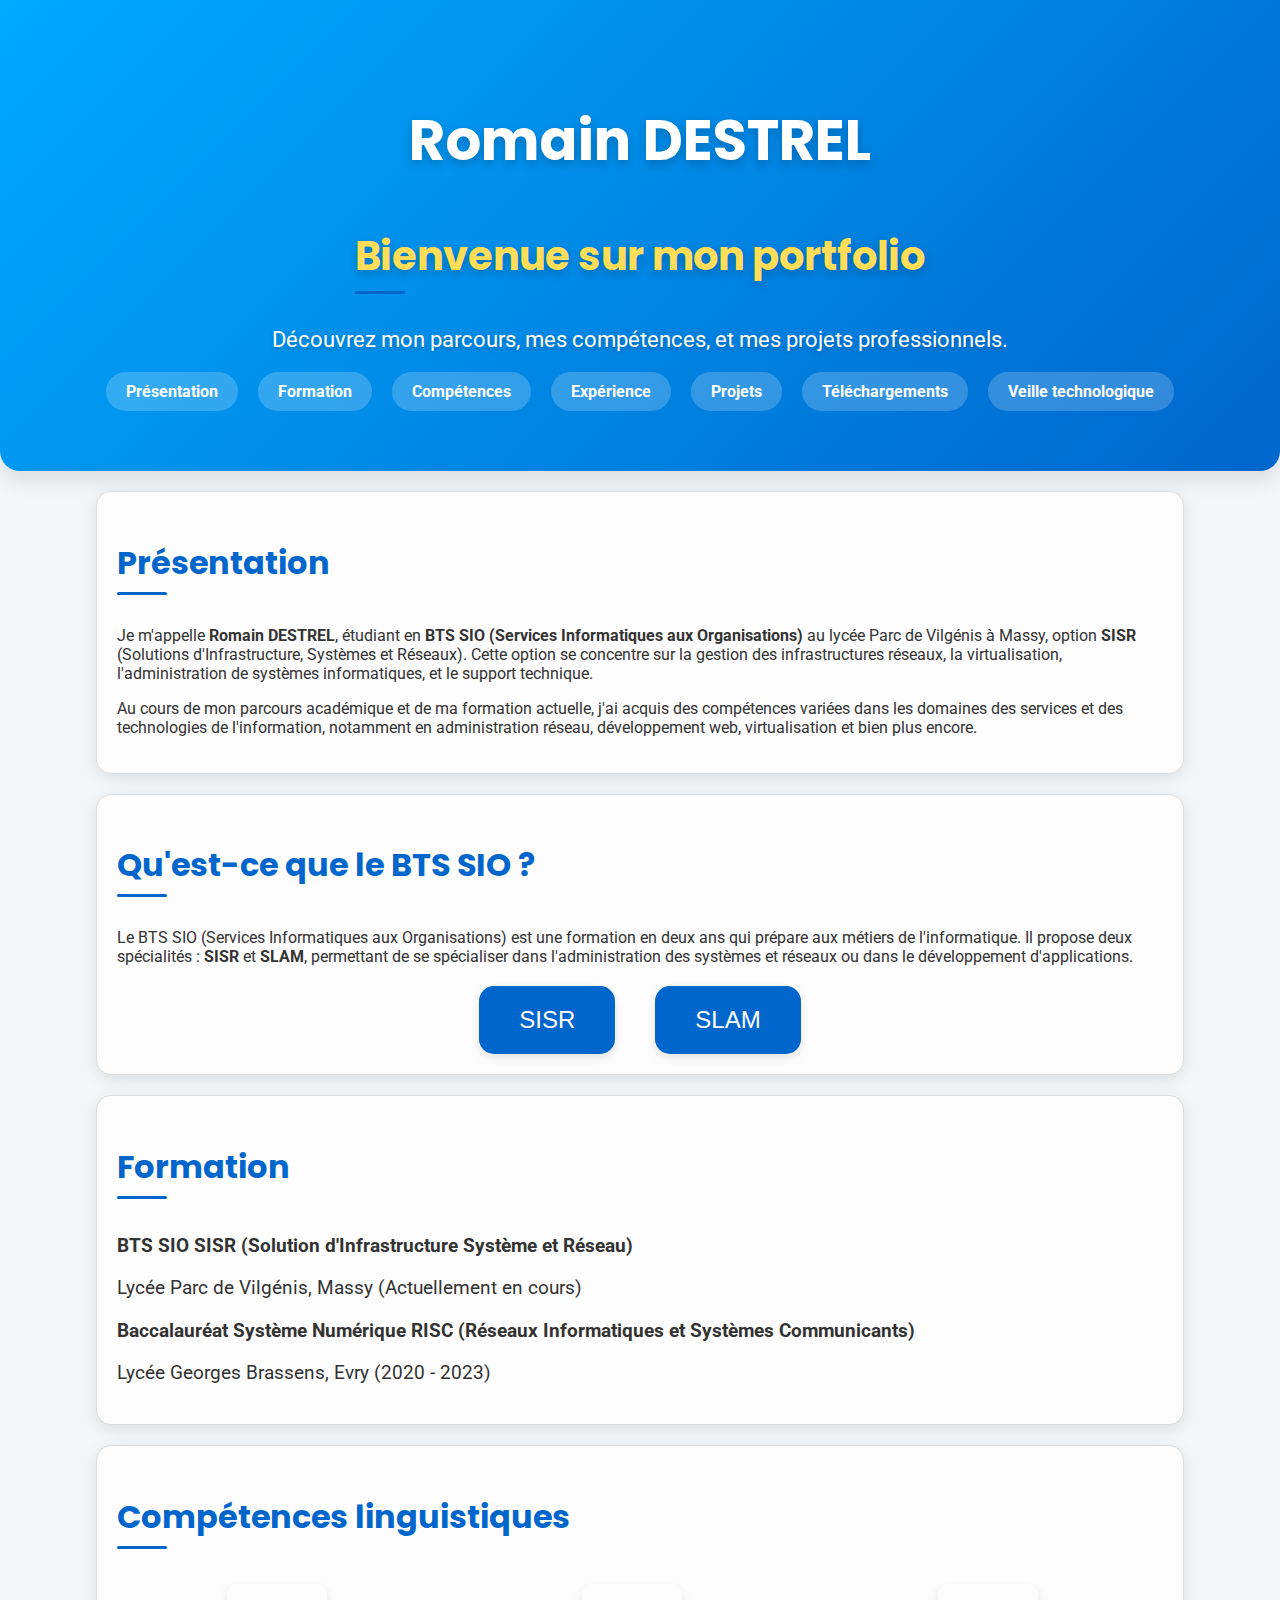
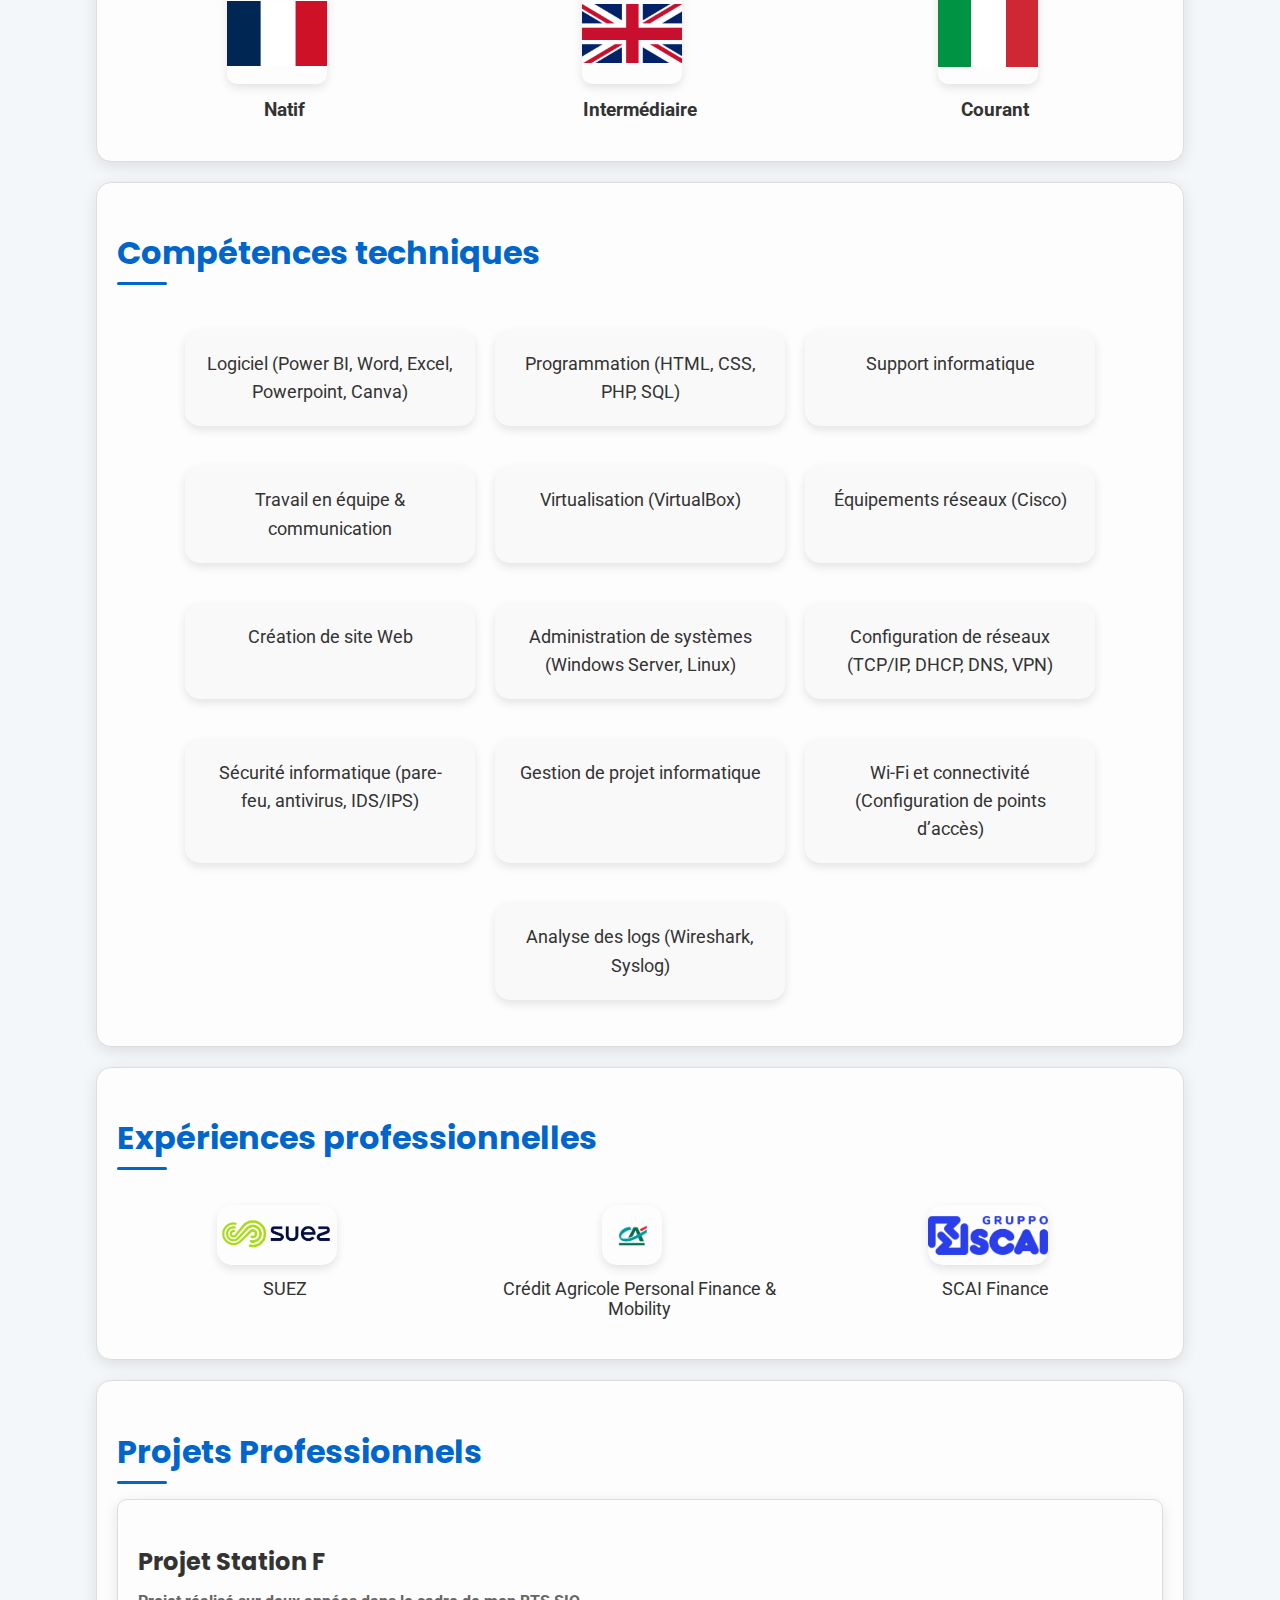
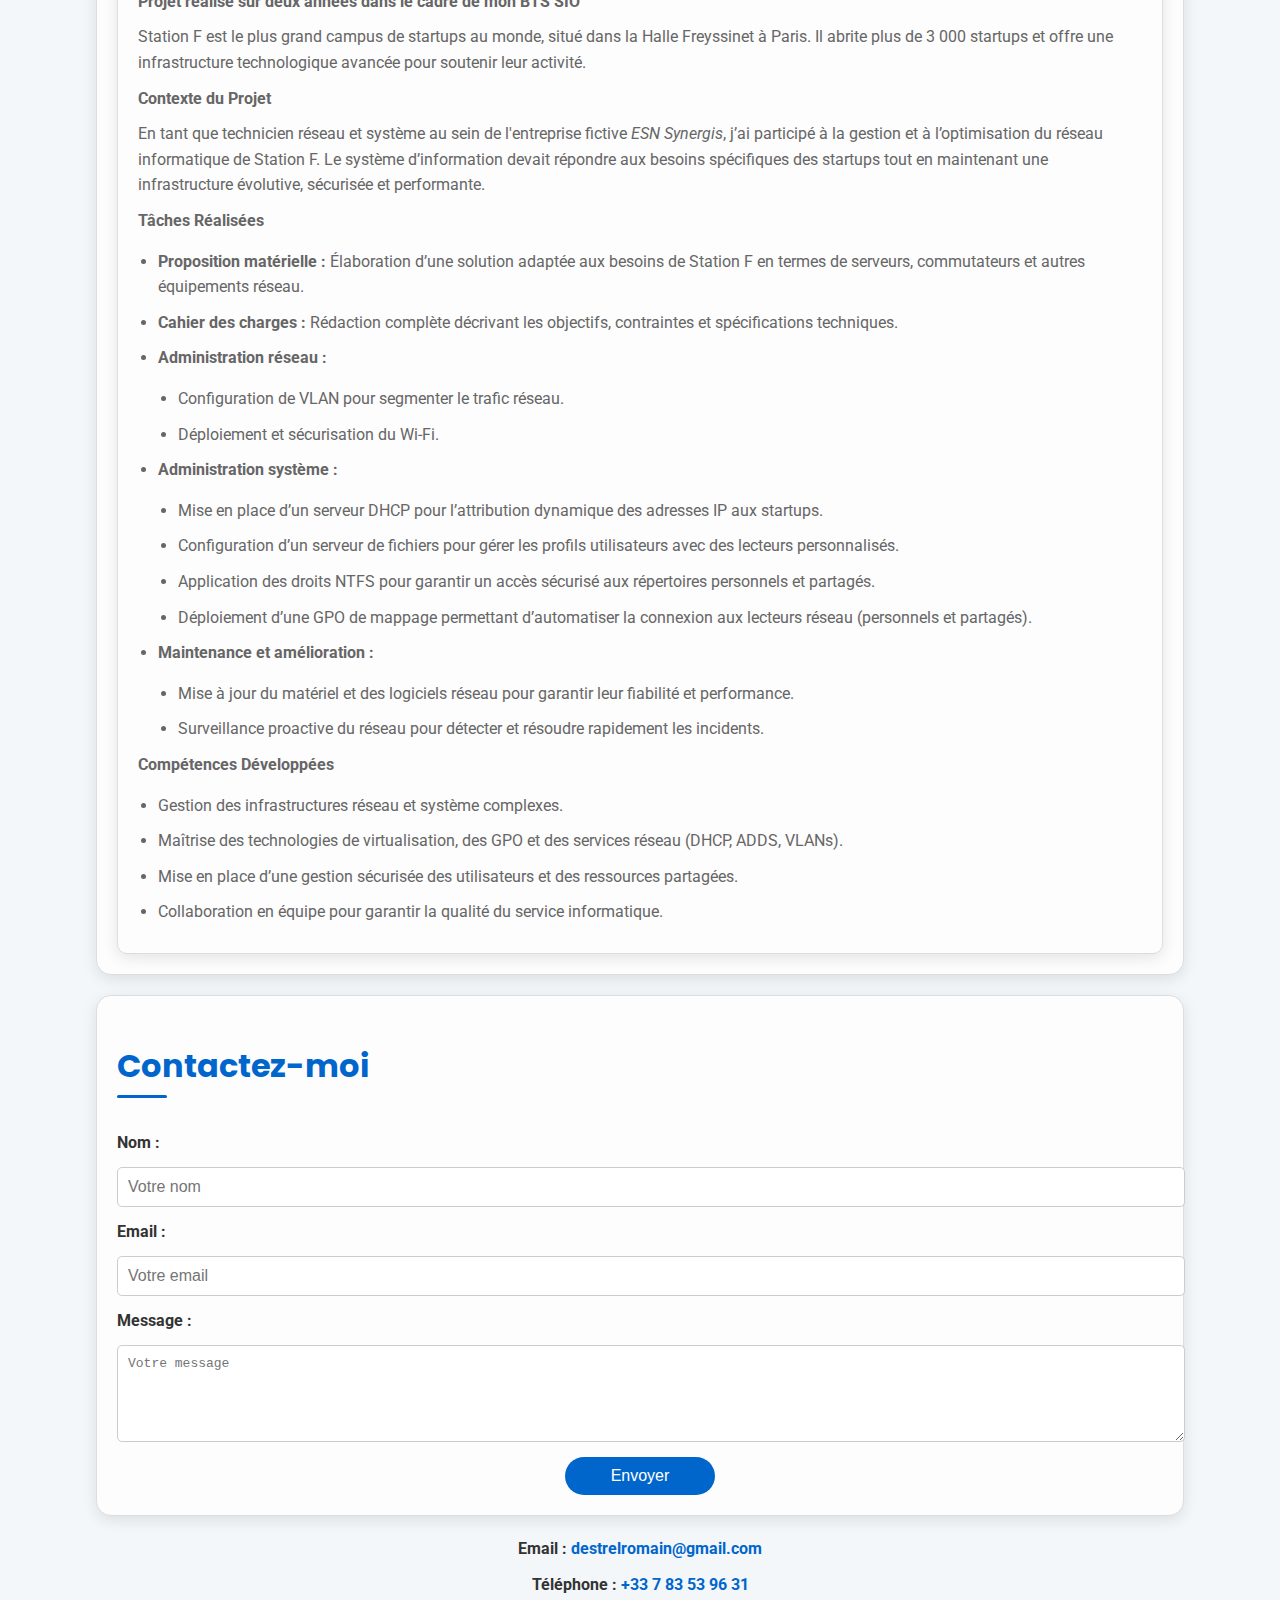
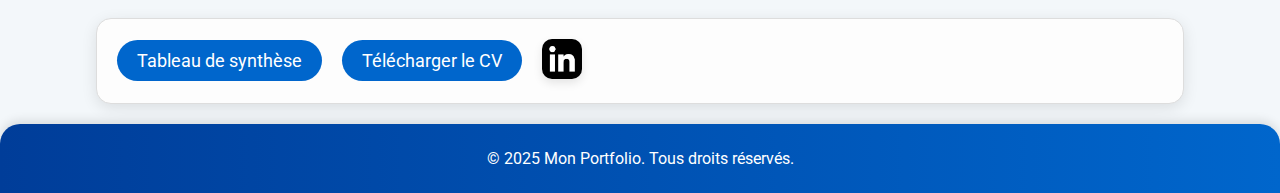
<file: index.html>
<!DOCTYPE html>
<html lang="fr">
<head>
    <meta charset="UTF-8">
    <meta name="viewport" content="width=device-width, initial-scale=1.0">
    <title>Portfolio de Romain DESTREL</title>
    <link href="https://fonts.googleapis.com/css2?family=Roboto:wght@300;400;700&family=Poppins:wght@600&display=swap" rel="stylesheet">
    <link rel="stylesheet" href="styles.css">
</head>
<body>
    <div class="welcome-header">
        <h1>Romain DESTREL</h1>
        <h2>Bienvenue sur mon portfolio</h2>
        <p>Découvrez mon parcours, mes compétences, et mes projets professionnels.</p>
        <nav> 
            <a href="#presentation">Présentation</a>
            <a href="#formation">Formation</a>
            <a href="#competences">Compétences</a>
            <a href="#experience">Expérience</a>
            <a href="#projets">Projets</a>
            <a href="#download">Téléchargements</a>
            <a href="veille-techno.html">Veille technologique</a>
        </nav>
    </div>

    <div class="container">
        <div class="content" id="presentation">
            <h2>Présentation</h2>
            <p>Je m'appelle <strong>Romain DESTREL</strong>, étudiant en <strong>BTS SIO (Services Informatiques aux Organisations)</strong> au lycée Parc de Vilgénis à Massy, option <strong>SISR</strong> (Solutions d'Infrastructure, Systèmes et Réseaux). Cette option se concentre sur la gestion des infrastructures réseaux, la virtualisation, l'administration de systèmes informatiques, et le support technique.</p>
            <p>Au cours de mon parcours académique et de ma formation actuelle, j'ai acquis des compétences variées dans les domaines des services et des technologies de l'information, notamment en administration réseau, développement web, virtualisation et bien plus encore.</p>
        </div>

        <div class="content" id="bts-sio">
    <h2>Qu'est-ce que le BTS SIO ?</h2>
    <p>Le BTS SIO (Services Informatiques aux Organisations) est une formation en deux ans qui prépare aux métiers de l'informatique. Il propose deux spécialités : <strong>SISR</strong> et <strong>SLAM</strong>, permettant de se spécialiser dans l'administration des systèmes et réseaux ou dans le développement d'applications.</p>

    <div class="specialties">
        <button id="sisr-btn" class="specialty-btn">SISR</button>
        <button id="slam-btn" class="specialty-btn">SLAM</button>
    </div>

    <div id="sisr-info" class="specialty-info" style="display: none;">
        <h3>Option SISR</h3>
        <p>Cette spécialité (Solutions d’Infrastructure, Systèmes et Réseaux) forme aux métiers liés à l’administration, à la sécurisation et à la maintenance des infrastructures informatiques d’une organisation.</p>
    </div>

    <div id="slam-info" class="specialty-info" style="display: none;">
        <h3>Option SLAM</h3>
        <p>Cette spécialité (Solutions Logicielles et Applications Métiers) forme aux métiers liés à la conception, au développement et à la maintenance d’applications logicielles adaptées aux besoins des entreprises.</p>
    </div>
</div>

<script>
    document.getElementById('sisr-btn').addEventListener('click', function () {
        document.getElementById('sisr-info').style.display = 'block';
        document.getElementById('slam-info').style.display = 'none';
    });

    document.getElementById('slam-btn').addEventListener('click', function () {
        document.getElementById('sisr-info').style.display = 'none';
        document.getElementById('slam-info').style.display = 'block';
    });
</script>


        <div class="content" id="formation">
            <h2>Formation</h2>
            <div class="section">
                <h3>BTS SIO SISR (Solution d'Infrastructure Système et Réseau)</h3>
                <p>Lycée Parc de Vilgénis, Massy (Actuellement en cours)</p>
            </div>
            <div class="section">
                <h3>Baccalauréat Système Numérique RISC (Réseaux Informatiques et Systèmes Communicants)</h3>
                <p>Lycée Georges Brassens, Evry (2020 - 2023)</p>
            </div>
        </div>

       <div class="content" id="competences">
    <h2>Compétences linguistiques</h2>
    <div class="section">
        <div class="language">
            <img src="drapeau-fr.png" alt="Français" class="flag">
            <div class="language-level">Natif</div>
        </div>
        <div class="language">
            <img src="drapeau-uk.png" alt="Anglais" class="flag">
            <div class="language-level">Intermédiaire</div>
        </div>
        <div class="language">
            <img src="drapeau-it.png" alt="Italien" class="flag">
            <div class="language-level">Courant</div>
        </div>
    </div>
</div>


 <div class="content" id="skills">
    <h2>Compétences techniques</h2>
    <ul class="skills-list">
        <li>Logiciel (Power BI, Word, Excel, Powerpoint, Canva)</li>
        <li>Programmation (HTML, CSS, PHP, SQL)</li>
        <li>Support informatique</li>
        <li>Travail en équipe & communication</li>
        <li>Virtualisation (VirtualBox)</li>
        <li>Équipements réseaux (Cisco)</li>
        <li>Création de site Web</li>
        <li>Administration de systèmes (Windows Server, Linux)</li>
        <li>Configuration de réseaux (TCP/IP, DHCP, DNS, VPN)</li>
        <li>Sécurité informatique (pare-feu, antivirus, IDS/IPS)</li>
        <li>Gestion de projet informatique</li>
        <li>Wi-Fi et connectivité (Configuration de points d’accès)</li>
        <li>Analyse des logs (Wireshark, Syslog)</li>

    </ul>
</div>



   <div class="content" id="experience">
    <h2>Expériences professionnelles</h2>
    <div class="section">
        <div class="company">
            <a href="stage-suez.html">
                <img src="logo-suez.png" alt="Logo SUEZ">
            </a>
            <div class="company-name">SUEZ</div>
        </div>
        <div class="company">
            <a href="stage-ca-pfm.html">
                <img src="logo-ca-pfm.png" alt="Logo Crédit Agricole">
            </a>
            <div class="company-name">Crédit Agricole Personal Finance & Mobility</div>
        </div>
        <div class="company">
            <a href="stage-scai.html">
                <img src="logo-scai.png" alt="Logo SCAI Finance">
            </a>
            <div class="company-name">SCAI Finance</div>
        </div>
    </div>
</div>




      <div class="content" id="projets">
    <h2>Projets Professionnels</h2>
    <div class="projects">
        <!-- Projet Station F -->
        <div class="project-card">
            <h3>Projet Station F</h3>
<p><strong>Projet réalisé sur deux années dans le cadre de mon BTS SIO</strong></p>
<p>Station F est le plus grand campus de startups au monde, situé dans la Halle Freyssinet à Paris. Il abrite plus de 3 000 startups et offre une infrastructure technologique avancée pour soutenir leur activité.</p>

<p><strong>Contexte du Projet</strong></p>
<p>En tant que technicien réseau et système au sein de l'entreprise fictive <em>ESN Synergis</em>, j’ai participé à la gestion et à l’optimisation du réseau informatique de Station F. Le système d’information devait répondre aux besoins spécifiques des startups tout en maintenant une infrastructure évolutive, sécurisée et performante.</p>

<p><strong>Tâches Réalisées</strong></p>
<ul>
    <li><strong>Proposition matérielle :</strong> Élaboration d’une solution adaptée aux besoins de Station F en termes de serveurs, commutateurs et autres équipements réseau.</li>
    <li><strong>Cahier des charges :</strong> Rédaction complète décrivant les objectifs, contraintes et spécifications techniques.</li>
    <li><strong>Administration réseau :</strong>
        <ul>
            <li>Configuration de VLAN pour segmenter le trafic réseau.</li>
            <li>Déploiement et sécurisation du Wi-Fi.</li>
        </ul>
    </li>
    <li><strong>Administration système :</strong>
        <ul>
            <li>Mise en place d’un serveur DHCP pour l’attribution dynamique des adresses IP aux startups.</li>
            <li>Configuration d’un serveur de fichiers pour gérer les profils utilisateurs avec des lecteurs personnalisés.</li>
            <li>Application des droits NTFS pour garantir un accès sécurisé aux répertoires personnels et partagés.</li>
            <li>Déploiement d’une GPO de mappage permettant d’automatiser la connexion aux lecteurs réseau (personnels et partagés).</li>
        </ul>
    </li>
    <li><strong>Maintenance et amélioration :</strong>
        <ul>
            <li>Mise à jour du matériel et des logiciels réseau pour garantir leur fiabilité et performance.</li>
            <li>Surveillance proactive du réseau pour détecter et résoudre rapidement les incidents.</li>
        </ul>
    </li>
</ul>

<p><strong>Compétences Développées</strong></p>
<ul>
    <li>Gestion des infrastructures réseau et système complexes.</li>
    <li>Maîtrise des technologies de virtualisation, des GPO et des services réseau (DHCP, ADDS, VLANs).</li>
    <li>Mise en place d’une gestion sécurisée des utilisateurs et des ressources partagées.</li>
    <li>Collaboration en équipe pour garantir la qualité du service informatique.</li>
</ul>

        </div>

        <!-- Autres projets ici -->
    </div>
</div>


   <div class="content" id="contact">
        <h2>Contactez-moi</h2>
        <form action="mailto:destrelromain@gmail.com" method="post" enctype="text/plain" class="contact-form">
            <label for="name">Nom :</label>
            <input type="text" id="name" name="name" placeholder="Votre nom" required>

            <label for="email">Email :</label>
            <input type="email" id="email" name="email" placeholder="Votre email" required>

            <label for="message">Message :</label>
            <textarea id="message" name="message" placeholder="Votre message" rows="5" required></textarea>

            <button type="submit" class="btn">Envoyer</button>
        </form>
        </div>

        <div class="contact-info">
        <ul>
            <li><strong>Email :</strong> <a href="mailto:destrelromain@gmail.com">destrelromain@gmail.com</a></li>
            <li><strong>Téléphone :</strong> <a href="tel:+33612345678">+33 7 83 53 96 31</a></li>
        </ul>
        </div>

        <div class="content" id="download">
            <a href="Tableau-de-synthese-Destrel-Romain.pdf" class="btn" download>Tableau de synthèse</a>
            <a href="CV-Romain-DESTREL.pdf" class="btn" download>Télécharger le CV</a>
            <a href="https://www.linkedin.com/in/romain-destrel-00a318290/" target="_blank">
        <img src="logo-linkedin.png" alt="LinkedIn" class="linkedin-logo">
            </a>
        </div>
    </div>

    <footer>
        <p>© 2025 Mon Portfolio. Tous droits réservés.</p>
    </footer>

</body>
</html>
</file>
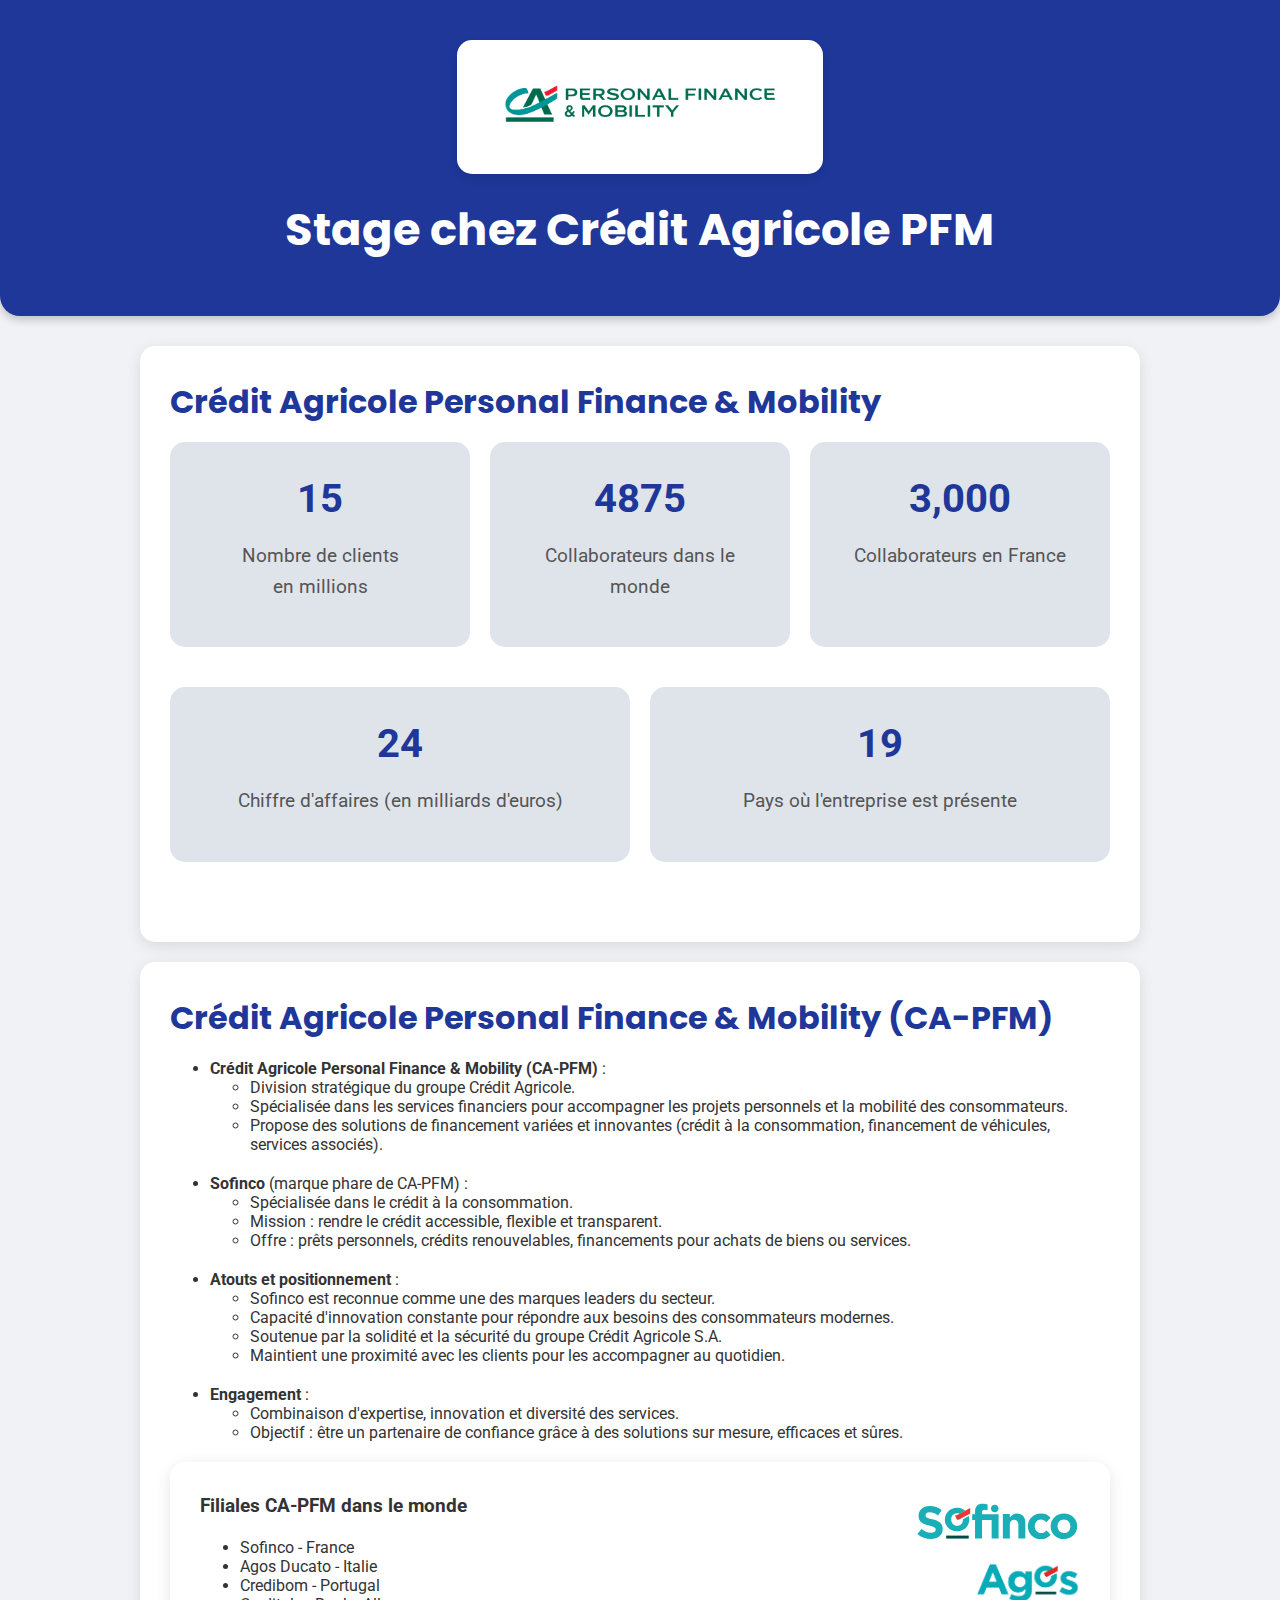
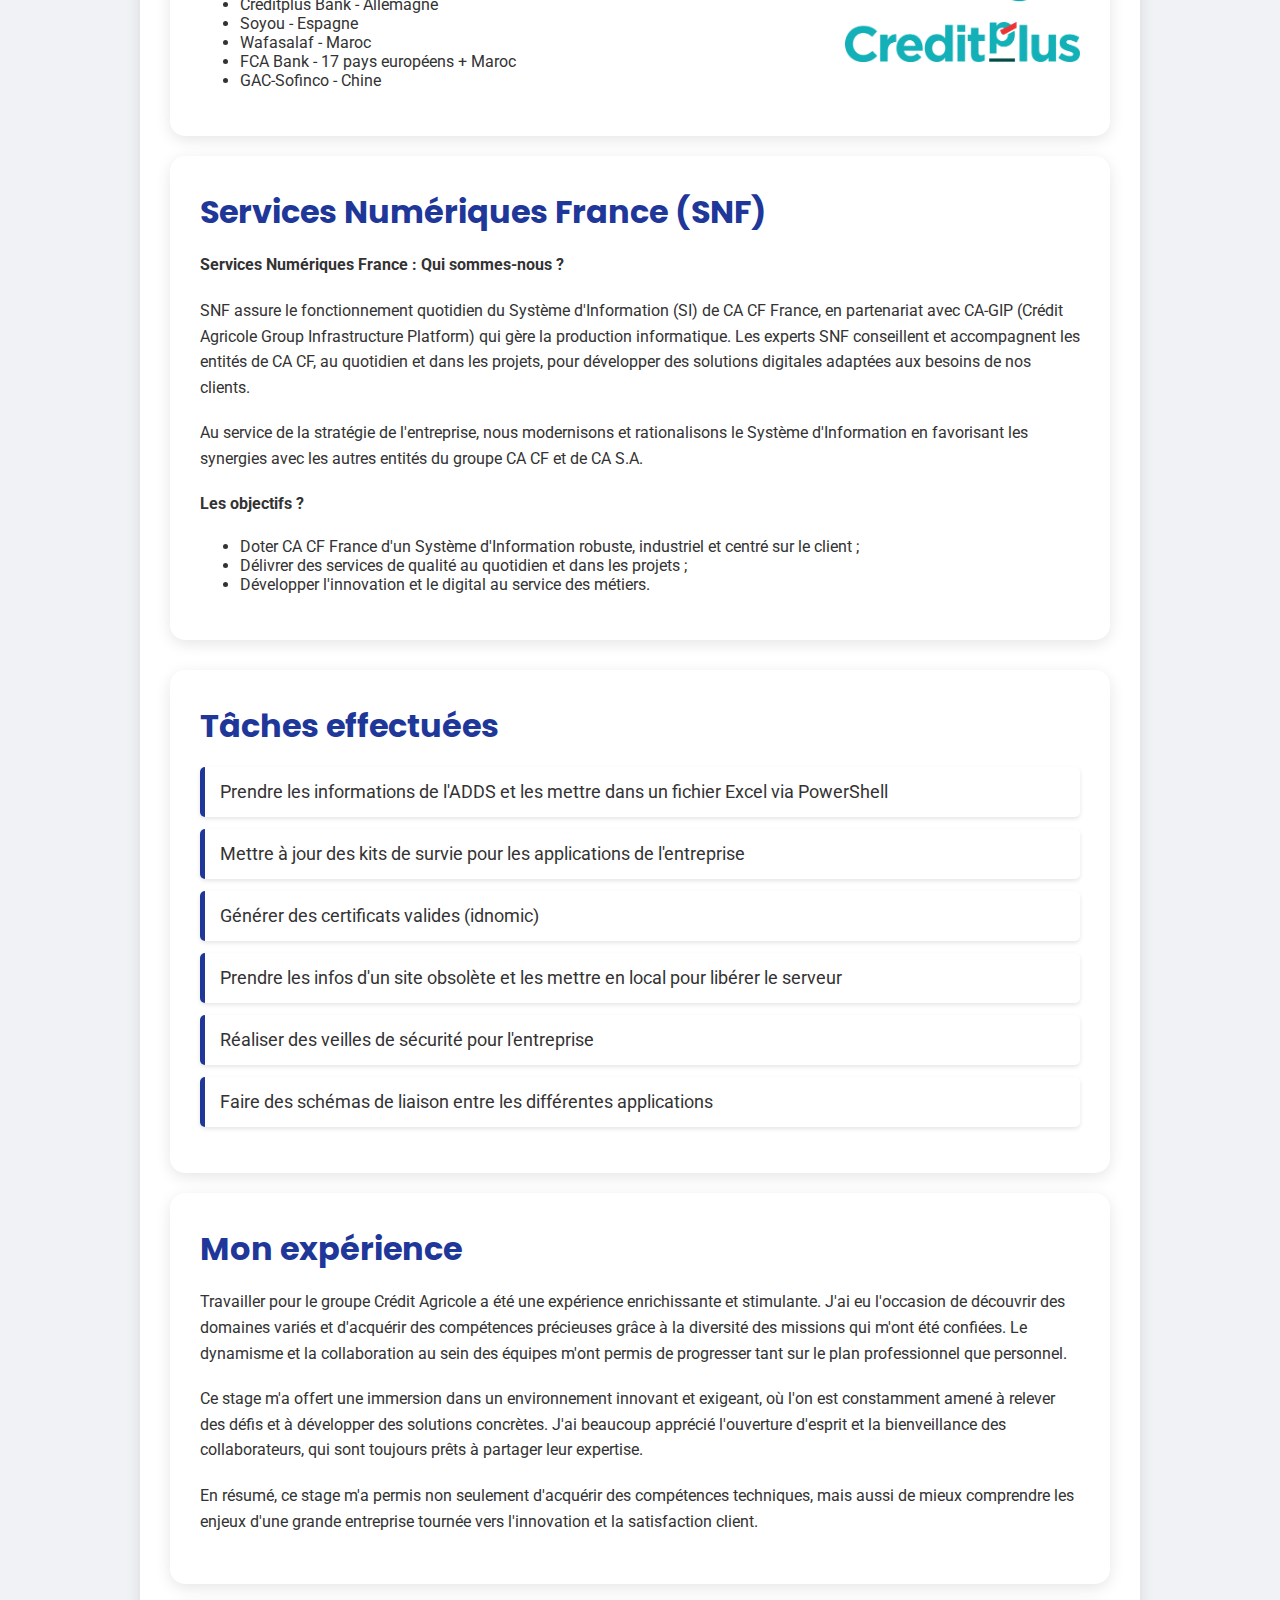
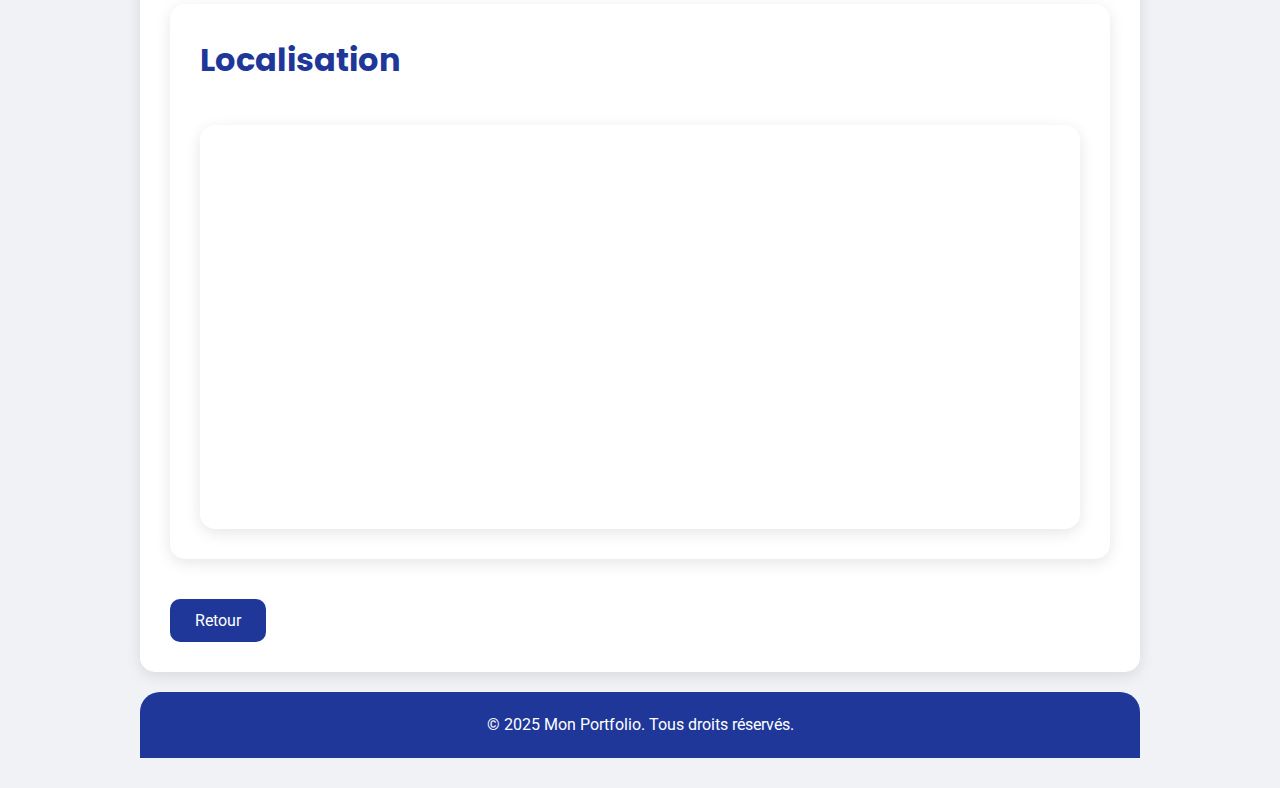
<file: stage-ca-pfm.html>
<!DOCTYPE html>
<html lang="fr">
<head>
  <meta charset="UTF-8">
  <meta name="viewport" content="width=device-width, initial-scale=1.0">
  <title>Stage chez Crédit Agricole</title>
  <link href="https://fonts.googleapis.com/css2?family=Roboto:wght@300;400;700&family=Poppins:wght@600&display=swap" rel="stylesheet">
  <style>
/* Style global */
body {
  font-family: 'Roboto', sans-serif;
  background-color: #f0f2f5;
  margin: 0;
  padding: 0;
  color: #333;
}

a {
  text-decoration: none;
  color: inherit;
}

h1, h2, h3, p {
  margin: 0;
  padding: 0;
  line-height: 1.6;
}

/* Header */
.header {
  background-color: #1e3799;
  color: white;
  padding: 40px 20px;
  text-align: center;
  box-shadow: 0 4px 8px rgba(0, 0, 0, 0.2);
  border-bottom-left-radius: 20px;
  border-bottom-right-radius: 20px;
}

.header img {
  height: 100px;  /* Assure que les logos aient la même hauteur */
  margin: 0 10px;  /* Espace entre les logos */
}

.header h1 {
  font-family: 'Poppins', sans-serif;
  font-size: 2.8em;
  font-weight: 700;
  margin-bottom: 10px;
}

/* Container principal */
.container {
  max-width: 1000px;
  margin: 30px auto;
  padding: 0 20px;
}

/* Section principale */
.content {
  background-color: white;
  border-radius: 15px;
  box-shadow: 0 4px 15px rgba(0, 0, 0, 0.1);
  padding: 30px;
  margin-bottom: 20px;
}

.content h2 {
  font-family: 'Poppins', sans-serif;
  color: #1e3799;
  font-size: 2em;
  margin-bottom: 15px;
}

.content p {
  margin-bottom: 20px;
}


/* Section Statistiques */
.stats {
  display: flex;
  flex-wrap: wrap;
  justify-content: space-evenly;  /* Répartir l'espace de manière égale */
  gap: 20px;  /* Espacement entre les boîtes */
  margin-bottom: 30px;
}

.stat-box {
  background-color: #dfe4ea;
  border-radius: 15px;
  padding: 25px;
  text-align: center;
  flex: 1 1 calc(33.33% - 20px); /* Chaque boîte prend 1/3 de la largeur avec un espacement de 20px */
  box-sizing: border-box; /* Inclut padding dans la largeur totale */
  margin-bottom: 20px;
  min-width: 280px;  /* Assure que la boîte ne devienne pas trop petite sur petits écrans */
  transition: all 0.3s ease;  /* Transition douce pour les effets de survol */
}

.stat-box h3 {
  font-size: 2.5em;
  font-weight: 700;
  color: #1e3799;
  margin-bottom: 10px;
}

.stat-box p {
  font-size: 1.2em;
  color: #555;
}

/* Effet de survol pour les boîtes */
.stat-box:hover {
  transform: translateY(-5px);  /* Décalage léger vers le haut */
  box-shadow: 0 6px 15px rgba(0, 0, 0, 0.2);  /* Ombre plus marquée lors du survol */
}

/* Liste des tâches */
.tasks {
  margin-top: 30px;
}

.tasks ul {
  list-style-type: none;
  padding: 0;
}

.tasks li {
  background: #ffffff;
  margin: 12px 0;
  padding: 15px;
  border-left: 5px solid #1e3799;
  box-shadow: 0 2px 4px rgba(0, 0, 0, 0.1);
  font-size: 1.1em;
  border-radius: 5px;
  transition: background-color 0.3s ease;
}

.tasks li:hover {
  background-color: #f1f1f1;
}

/* Map container */
.map-container {
  margin-top: 40px;
  border-radius: 15px;
  box-shadow: 0 4px 15px rgba(0, 0, 0, 0.1);
  overflow: hidden;
}

iframe {
  width: 100%;
  height: 400px;
  border: none;
}

/* Footer */
footer {
  text-align: center;
  padding: 20px;
  background-color: #1e3799;
  color: white;
  margin-top: 20px;
  border-top-left-radius: 20px;
  border-top-right-radius: 20px;
}

.btn-retour {
  display: inline-block;
  background-color: #1e3799;
  color: white;
  padding: 12px 25px;
  text-decoration: none;
  border-radius: 10px;
  text-align: center;
  margin-top: 20px;
  transition: background-color 0.3s ease;
}

.btn-retour:hover {
  background-color: #0a3d62;
}

/* Responsive design */
@media screen and (max-width: 768px) {
  .stats {
    flex-direction: column;
  }

  .stat-box {
    margin-bottom: 15px;
  }
}

.filiales-section {
  display: flex;
  justify-content: space-between;
  align-items: flex-start;
}

.filiales-text {
  flex-basis: 65%; /* Largeur pour la section texte */
}

.logo-container img {
  max-height: 40px; /* Limite maximale pour les logos */
  width: auto; /* Préserve les proportions */
  margin: 10px 0; /* Espace entre les logos */
}

.logo-container {
  display: flex;
  flex-direction: column;
  align-items: flex-end;
}

/* Encadré spécifique pour le logo CA-PFM uniquement */
.ca-pfm-logo-box {
  background-color: white;      /* Fond blanc */
  padding: 15px;                /* Un peu d'espace autour du logo */
  border-radius: 15px;          /* Coins arrondis */
  box-shadow: 0 4px 10px rgba(0, 0, 0, 0.1);  /* Ombre douce autour du logo */
  display: inline-block;        /* Affiche le logo dans un bloc aligné */
  margin-bottom: 20px;          /* Un peu d'espace sous le logo */
  text-align: center;           /* Centrer le logo dans son conteneur */
}

/* Appliquer un style uniquement au logo "CA-PFM" */
#logo-ca-pfm {
  max-height: 100px;            /* Limite la hauteur du logo */
  width: auto;                  /* Maintient les proportions du logo */
  margin: 0 auto;               /* Centrer l'image */
}

/* Style des autres logos dans le header */
.header img {
  height: 100px;                /* Assure que les autres logos aient la même hauteur */
  margin: 0 10px;               /* Espacement entre les logos */
}





  </style>
</head>
<body>
 <div class="header">

 <div class="ca-pfm-logo-box">
  <img id="logo-ca-pfm" src="logo-ca-pfm2.png" alt="Logo Crédit Agricole">
</div>


  <h1>Stage chez Crédit Agricole PFM</h1>
</div>


  <div class="container">
    <!-- Section entreprise -->
    <div class="content">
      <h2>Crédit Agricole Personal Finance & Mobility</h2>
    
      <div class="stats">
        <div class="stat-box">
          <h3>15</h3>
          <p>Nombre de clients<br>en millions</p>
        </div>
        <div class="stat-box">
          <h3 id="collaborators">0</h3>
          <p>Collaborateurs dans le monde</p>
        </div>
        <div class="stat-box">
          <h3 id="france">0</h3>
          <p>Collaborateurs en France</p>
        </div>
        <div class="stat-box">
          <h3 id="revenue">0</h3>
          <p>Chiffre d'affaires (en milliards d'euros)</p>
        </div>
        <div class="stat-box">
          <h3 id="countries">0</h3>
          <p>Pays où l'entreprise est présente</p>
        </div>
      </div>
    </div>

    <div class="content">
      <h2>Crédit Agricole Personal Finance & Mobility (CA-PFM)</h2>

      <ul>
  <li><strong>Crédit Agricole Personal Finance & Mobility (CA-PFM)</strong> :
    <ul>
      <li>Division stratégique du groupe Crédit Agricole.</li>
      <li>Spécialisée dans les services financiers pour accompagner les projets personnels et la mobilité des consommateurs.</li>
      <li>Propose des solutions de financement variées et innovantes (crédit à la consommation, financement de véhicules, services associés).</li>
    </ul>
  </li>
  <p>
  <li><strong>Sofinco</strong> (marque phare de CA-PFM) :
    <ul>
      <li>Spécialisée dans le crédit à la consommation.</li>
      <li>Mission : rendre le crédit accessible, flexible et transparent.</li>
      <li>Offre : prêts personnels, crédits renouvelables, financements pour achats de biens ou services.</li>
    </ul>
  </li>
  </p>
  <p>
  <li><strong>Atouts et positionnement</strong> :
    <ul>
      <li>Sofinco est reconnue comme une des marques leaders du secteur.</li>
      <li>Capacité d'innovation constante pour répondre aux besoins des consommateurs modernes.</li>
      <li>Soutenue par la solidité et la sécurité du groupe Crédit Agricole S.A.</li>
      <li>Maintient une proximité avec les clients pour les accompagner au quotidien.</li>
    </ul>
  </li>
  </p>
  <p>
  <li><strong>Engagement</strong> :
    <ul>
      <li>Combinaison d'expertise, innovation et diversité des services.</li>
      <li>Objectif : être un partenaire de confiance grâce à des solutions sur mesure, efficaces et sûres.</li>
    </ul>
  </li>
</ul>
</p>

<div class="content filiales-list">
<div class="filiales-section">
  <div class="filiales-text">
    <h3>Filiales CA-PFM dans le monde</h3>
    <ul>
      <li>Sofinco - France</li>
      <li>Agos Ducato - Italie</li>
      <li>Credibom - Portugal</li>
      <li>Creditplus Bank - Allemagne</li>
      <li>Soyou - Espagne</li>
      <li>Wafasalaf - Maroc</li>
      <li>FCA Bank - 17 pays européens + Maroc</li>
      <li>GAC-Sofinco - Chine</li>
    </ul>
  </div>
  <div class="logo-container">
    <img src="logo-sofinco.svg" alt="Logo Sofinco" class="sofinco-logo">
    <img src="logo-agos.png" alt="Logo Agos" class="agos-logo">
    <img src="logo-creditplus.png" alt="Logo Creditplus" class="creditplus-logo">
  </div>
</div>
</div>



    <!-- Section Services Numériques France -->
    <div class="content">
      <h2>Services Numériques France (SNF)</h2>
      <p><strong>Services Numériques France : Qui sommes-nous ?</strong></p>
      <p>SNF assure le fonctionnement quotidien du Système d'Information (SI) de CA CF France, en partenariat avec CA-GIP (Crédit Agricole Group Infrastructure Platform) qui gère la production informatique. Les experts SNF conseillent et accompagnent les entités de CA CF, au quotidien et dans les projets, pour développer des solutions digitales adaptées aux besoins de nos clients.</p>
      <p>Au service de la stratégie de l'entreprise, nous modernisons et rationalisons le Système d'Information en favorisant les synergies avec les autres entités du groupe CA CF et de CA S.A.</p>
      <p><strong>Les objectifs ?</strong></p>
      <ul>
        <li>Doter CA CF France d'un Système d'Information robuste, industriel et centré sur le client ;</li>
        <li>Délivrer des services de qualité au quotidien et dans les projets ;</li>
        <li>Développer l'innovation et le digital au service des métiers.</li>
      </ul>
    </div>

    <div class="content tasks">
      <h2>Tâches effectuées</h2>
      <ul>
        <li>Prendre les informations de l'ADDS et les mettre dans un fichier Excel via PowerShell</li>
        <li>Mettre à jour des kits de survie pour les applications de l'entreprise</li>
        <li>Générer des certificats valides (idnomic)</li>
        <li>Prendre les infos d'un site obsolète et les mettre en local pour libérer le serveur</li>
        <li>Réaliser des veilles de sécurité pour l'entreprise</li>
        <li>Faire des schémas de liaison entre les différentes applications</li>
      </ul>
    </div>

    <div class="content">
  <h2>Mon expérience</h2>
  <p>Travailler pour le groupe Crédit Agricole a été une expérience enrichissante et stimulante. J'ai eu l'occasion de découvrir des domaines variés et d'acquérir des compétences précieuses grâce à la diversité des missions qui m'ont été confiées. Le dynamisme et la collaboration au sein des équipes m'ont permis de progresser tant sur le plan professionnel que personnel.</p>
  <p>Ce stage m'a offert une immersion dans un environnement innovant et exigeant, où l'on est constamment amené à relever des défis et à développer des solutions concrètes. J'ai beaucoup apprécié l'ouverture d'esprit et la bienveillance des collaborateurs, qui sont toujours prêts à partager leur expertise.</p>
  <p>En résumé, ce stage m'a permis non seulement d'acquérir des compétences techniques, mais aussi de mieux comprendre les enjeux d'une grande entreprise tournée vers l'innovation et la satisfaction client.</p>
</div>


    <!-- Section localisation -->
    <div class="content">
      <h2>Localisation</h2>
      <div class="map-container">
        <iframe src="https://www.google.com/maps/embed?pb=!1m18!1m12!1m3!1d2612.731502615229!2d2.263254!3d48.730160!2m3!1f0!2f0!3f0!3m2!1i1024!2i768!4f13.1!3m3!1m2!1s0x47e676a81b571217%3A0x2b7d3f58058fc191!2s1%20rue%20Victor%20Basch%2C%2091300%20Massy%2C%20France!5e0!3m2!1sen!2sus!4v1674109273564!5m2!1sen!2sus" allowfullscreen="" loading="lazy"></iframe>
      </div>
    </div>

    <!-- Bouton retour -->
    <a href="index.html" class="btn-retour">Retour</a>
  </div>

  <footer>
    <p>© 2025 Mon Portfolio. Tous droits réservés.</p>
  </footer>

  <script>
    // Animation des chiffres
    function animateValue(id, start, end, duration) {
      let range = end - start;
      let current = start;
      let increment = end > start ? 25 : -25; // Vitesse par défaut
      let stepTime = Math.abs(Math.floor(duration / range));
      let obj = document.getElementById(id);
      let timer = setInterval(function() {
        current += increment;
        obj.textContent = current;
        if (current >= end) {
          clearInterval(timer);
          obj.textContent = end.toLocaleString(); // Afficher la valeur finale correctement
        }
      }, stepTime);
    }

    document.addEventListener('DOMContentLoaded', function() {
      animateValue('collaborators', 0, 10000, 1000); // Vitesse par défaut
      animateValue('france', 0, 3000, 10);
      animateValue('revenue', 0, 24, 50);
      animateValue('clients', 0, 15000000, 10); // Valeur finale de 15 millions
      animateValue('countries', 0, 19, 10);
    });
  </script>
</body>
</html>
</file>
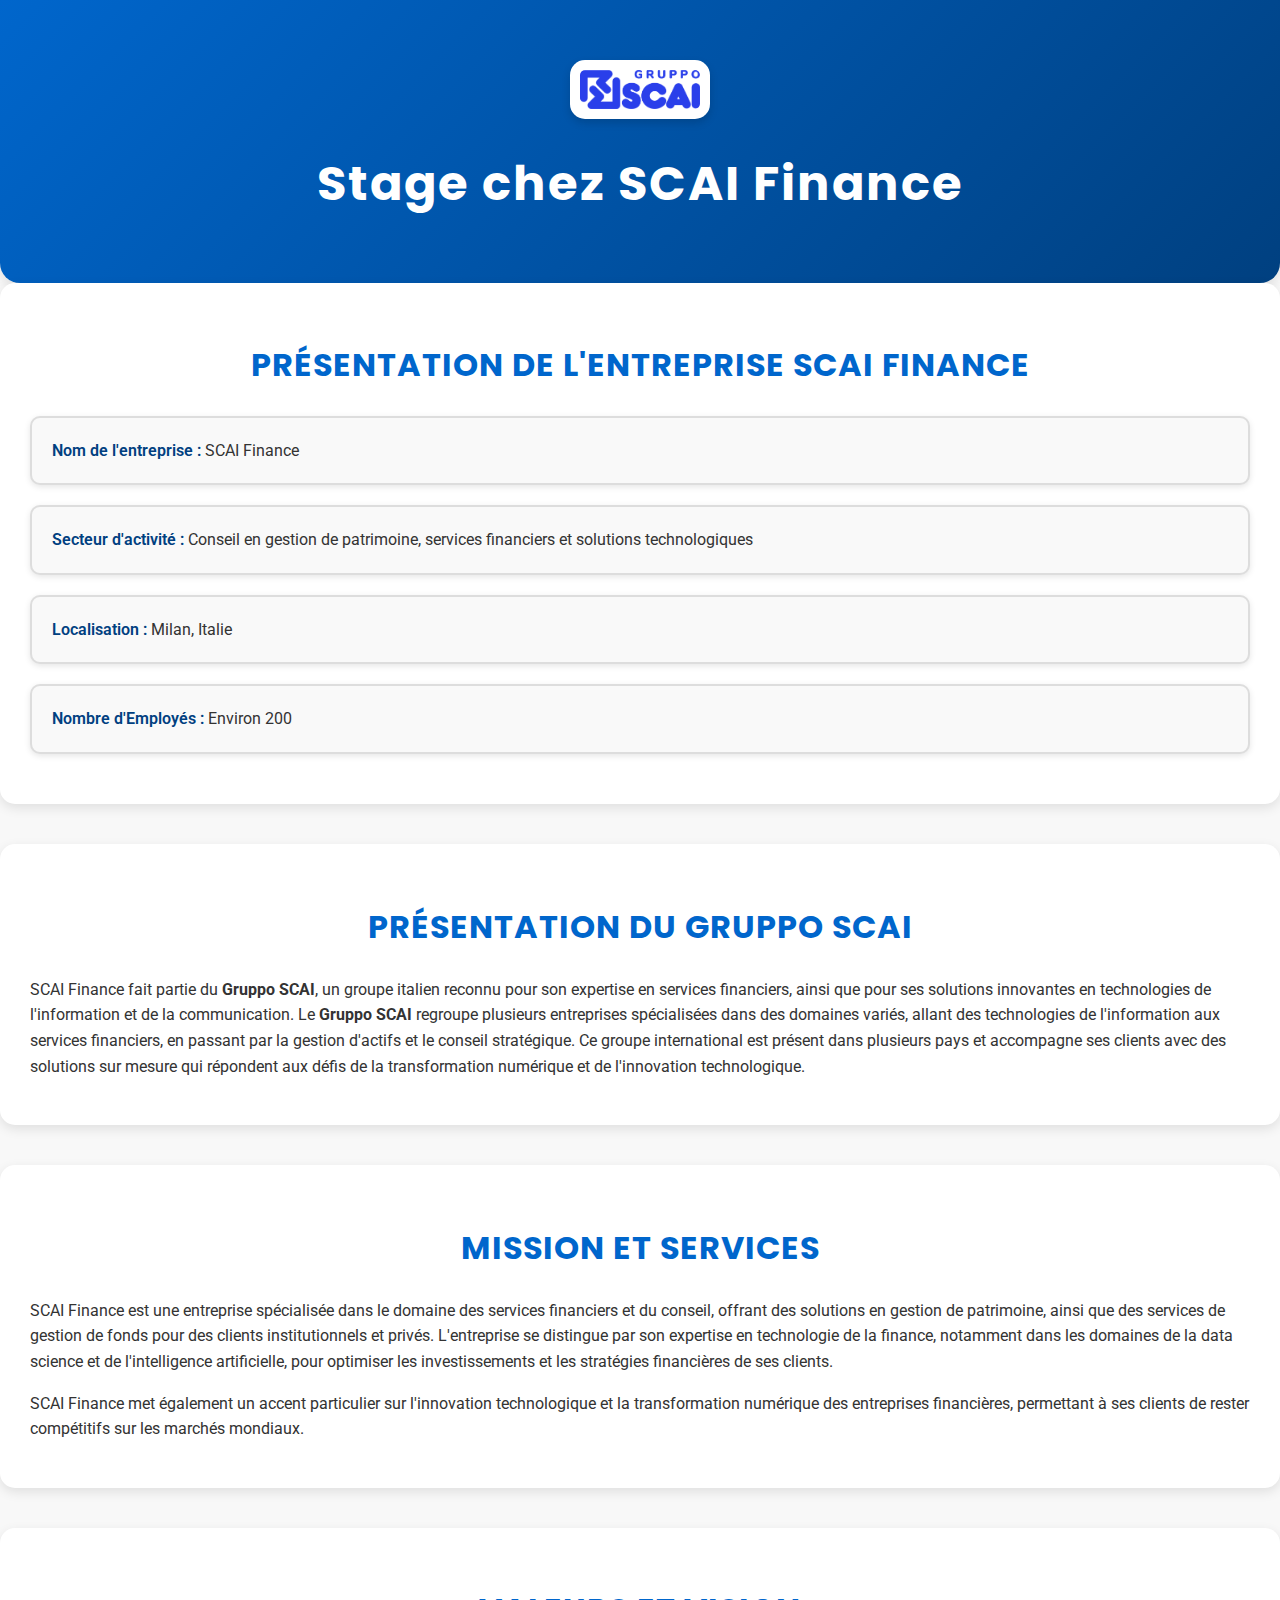
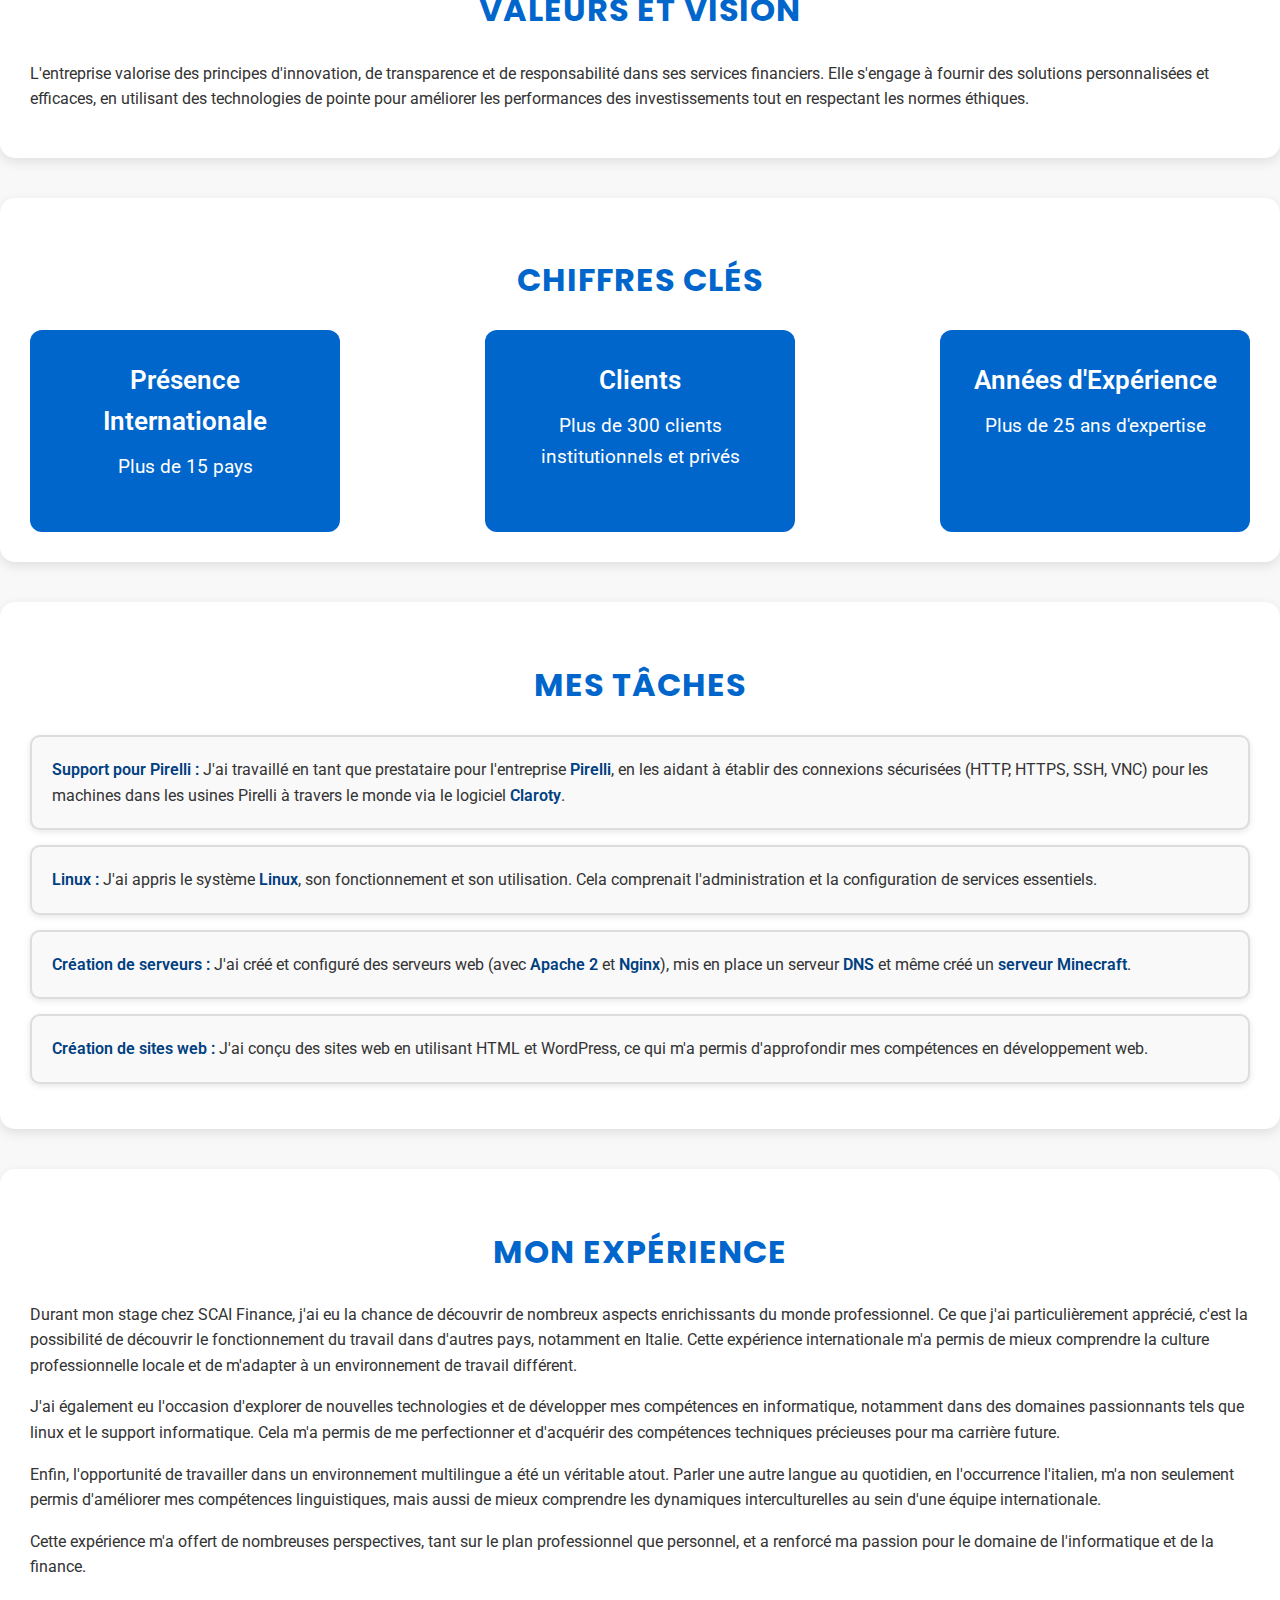
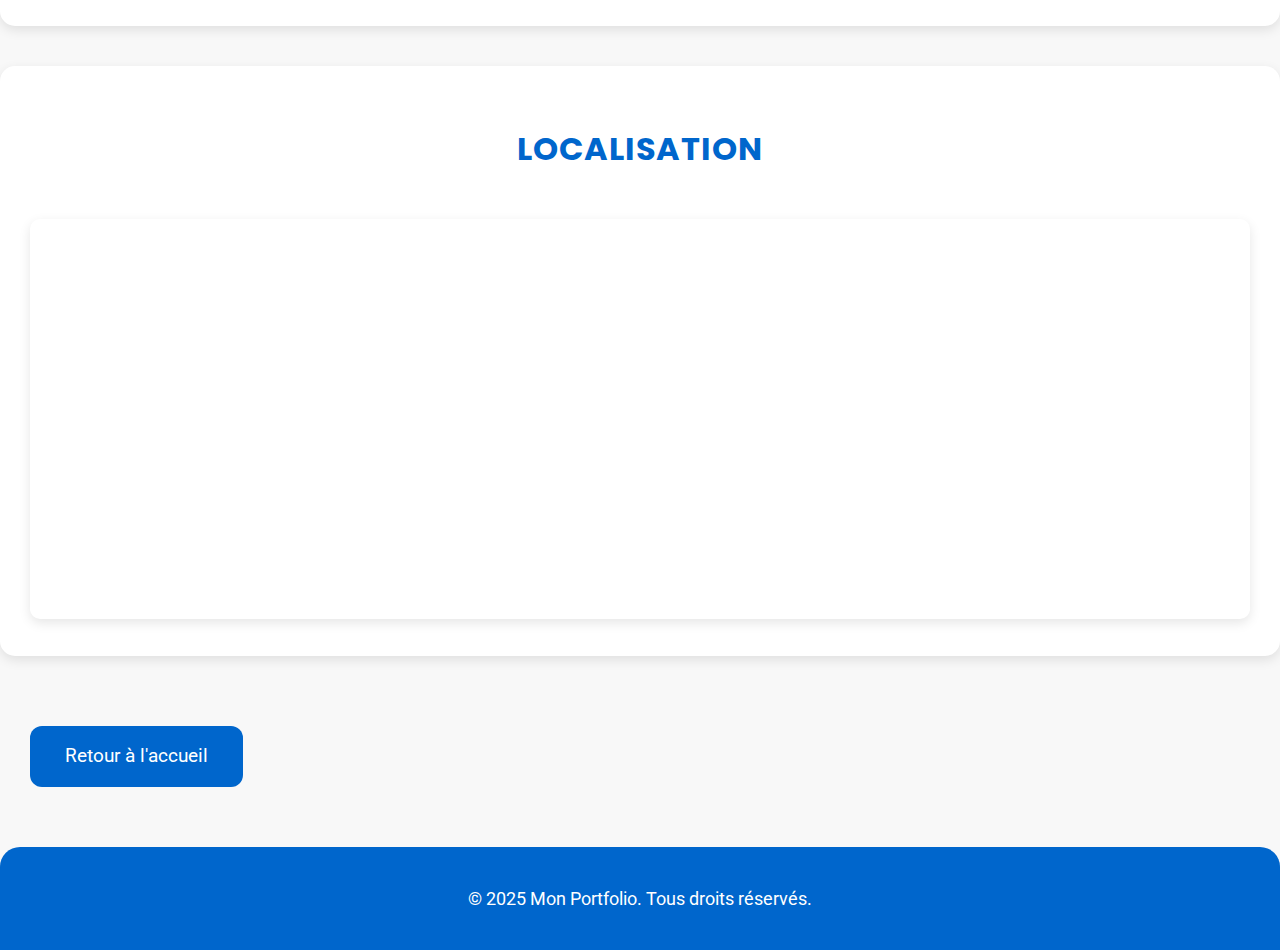
<file: stage-scai.html>
<!DOCTYPE html>
<html lang="fr">
<head>
    <meta charset="UTF-8">
    <meta name="viewport" content="width=device-width, initial-scale=1.0">
    <title>Stage chez SCAI Finance</title>
    <link href="https://fonts.googleapis.com/css2?family=Roboto:wght@300;400;700&family=Poppins:wght@600&display=swap" rel="stylesheet">
    <style>
/* Styles généraux */
body {
    font-family: 'Roboto', sans-serif;
    margin: 0;
    padding: 0;
    background-color: #f8f8f8;
    color: #333;
    line-height: 1.6;
}

/* Header */
.header {
    background: linear-gradient(135deg, #0066cc, #004080);
    color: #fff;
    padding: 60px 20px;
    text-align: center;
    box-shadow: 0 4px 12px rgba(0, 0, 0, 0.1);
    border-bottom-left-radius: 20px;
    border-bottom-right-radius: 20px;
}

.header img {
    width: 120px;
    margin-bottom: 20px;
    padding: 10px;
    background-color: white;
    border-radius: 15px; /* Coins arrondis mais un carré */
    box-shadow: 0 4px 8px rgba(0, 0, 0, 0.15);
}


.header h1 {
    font-family: 'Poppins', sans-serif;
    font-size: 3rem;
    margin: 0;
    font-weight: 700;
    letter-spacing: 2px;
}

/* Main container */
.container {
    padding: 50px 20px;
    max-width: 1200px;
    margin: 0 auto;
}

/* Sections */
.content {
    background-color: #fff;
    padding: 30px;
    margin-bottom: 40px;
    border-radius: 15px;
    box-shadow: 0 4px 12px rgba(0, 0, 0, 0.1);
}

h2 {
    font-family: 'Poppins', sans-serif;
    font-size: 2rem;
    color: #0066cc;
    margin-bottom: 25px;
    text-transform: uppercase;
    letter-spacing: 1px;
    text-align: center;
}

/* Liste encadrée */
.info-list {
    list-style: none;
    padding: 0;
    margin: 0;
}

.info-list li {
    background-color: #f9f9f9;
    padding: 20px;
    margin-bottom: 20px;
    border: 2px solid #ddd;
    border-radius: 10px;
    box-shadow: 0 2px 6px rgba(0, 0, 0, 0.1);
    transition: all 0.3s ease;
}

.info-list li strong {
    color: #004080;
    font-weight: 600;
}

.info-list li:hover {
    background-color: #e9e9e9;
    border-color: #0066cc;
    transform: scale(1.02);
}

/* Stat boxes */
.stats {
    display: flex;
    justify-content: space-between;
    gap: 20px;
    flex-wrap: wrap;
}

.stat-box {
    background-color: #0066cc;
    color: white;
    padding: 30px;
    border-radius: 12px;
    width: 250px;
    text-align: center;
    transition: background-color 0.3s ease, transform 0.3s ease;
}

.stat-box h4 {
    font-size: 1.6rem;
    margin: 0;
    font-weight: 600;
}

.stat-box p {
    font-size: 1.2rem;
    margin-top: 10px;
}

.stat-box:hover {
    background-color: #004080;
    transform: translateY(-5px);
}

/* Cards for projects */
.card {
    background-color: #f9f9f9;
    padding: 30px;
    margin: 25px 0;
    border-radius: 12px;
    box-shadow: 0 2px 8px rgba(0, 0, 0, 0.1);
    transition: transform 0.3s ease, box-shadow 0.3s ease;
}

.card h3 {
    font-size: 1.7rem;
    color: #004080;
    margin-bottom: 12px;
}

.card p {
    font-size: 1.2rem;
    color: #555;
}

.card:hover {
    transform: translateY(-5px);
    box-shadow: 0 6px 15px rgba(0, 0, 0, 0.15);
}

.back-button {
    display: inline-block;
    padding: 15px 35px;
    background-color: #0066cc;
    color: white;
    text-decoration: none;
    border-radius: 12px;
    font-size: 1.2rem;
    text-align: center;
    margin-top: 30px;
    transition: background-color 0.3s ease, transform 0.3s ease;
    margin-left: 30px; /* Décalage vers la gauche */
    display: inline-block;
}

}

.back-button:hover {
    background-color: #004080;
    transform: scale(1.05);
}

/* Footer */
footer {
    text-align: center;
    padding: 20px;
    background-color: #0066cc;
    color: white;
    margin-top: 60px;
    font-size: 1.1rem;
    border-top-left-radius: 20px;
    border-top-right-radius: 20px;
}

/* Responsiveness for mobile */
@media screen and (max-width: 768px) {
    .stats {
        flex-direction: column;
        align-items: center;
    }

    .stat-box {
        width: 100%;
        margin-bottom: 20px;
    }

    .content {
        padding: 20px;
    }

    .header {
        padding: 40px 20px;
    }

    .card {
        padding: 20px;
        margin: 15px 0;
    }
}

/* Section localisation */
.content iframe {
    border-radius: 10px; /* Coins arrondis pour l'iframe */
    box-shadow: 0 4px 12px rgba(0, 0, 0, 0.1); /* Ombre pour l'iframe */
    margin-top: 20px;
    max-width: 100%;
}

.content h2 {
    text-align: center;
    font-size: 2rem;
    margin-bottom: 25px;
    color: #0066cc;
    text-transform: uppercase;
    letter-spacing: 1px;
}

/* Liste des tâches */
.tasks-list {
    list-style: none;
    padding: 0;
    margin: 0;
}

.tasks-list li {
    background-color: #f9f9f9;
    padding: 20px;
    margin-bottom: 15px;
    border: 2px solid #ddd;
    border-radius: 10px;
    box-shadow: 0 2px 6px rgba(0, 0, 0, 0.1);
    transition: all 0.3s ease;
}

.tasks-list li strong {
    color: #004080;
    font-weight: 600;
}

.tasks-list li:hover {
    background-color: #e9e9e9;
    border-color: #0066cc;
    transform: scale(1.02);
}

/* Lien vers le site */
.site-link {
    display: inline-block;
    padding: 10px 25px;
    background-color: #0066cc;
    color: white;
    text-decoration: none;
    font-size: 1.2rem;
    border-radius: 8px;
    transition: background-color 0.3s ease, transform 0.3s ease;
}

.site-link:hover {
    background-color: #004080;
    transform: scale(1.05);
}




    </style>
</head>
<body>
    <div class="header">
        <img src="logo-scai.png" alt="Logo SCAI Finance">
        <h1>Stage chez SCAI Finance</h1>
    </div>

    <div class="content">
    <h2>Présentation de l'entreprise SCAI Finance</h2>
    <ul class="info-list">
        <li>
            <strong>Nom de l'entreprise :</strong> SCAI Finance
        </li>
        <li>
            <strong>Secteur d'activité :</strong> Conseil en gestion de patrimoine, services financiers et solutions technologiques
        </li>
        <li>
            <strong>Localisation :</strong> Milan, Italie
        </li>
        <li>
            <strong>Nombre d'Employés :</strong> Environ 200
        </li>
    </ul>
</div>


        <!-- Groupe SCAI -->
        <div class="content">
            <h2>Présentation du Gruppo SCAI</h2>
            <p>SCAI Finance fait partie du <strong>Gruppo SCAI</strong>, un groupe italien reconnu pour son expertise en services financiers, ainsi que pour ses solutions innovantes en technologies de l'information et de la communication. Le <strong>Gruppo SCAI</strong> regroupe plusieurs entreprises spécialisées dans des domaines variés, allant des technologies de l'information aux services financiers, en passant par la gestion d'actifs et le conseil stratégique. Ce groupe international est présent dans plusieurs pays et accompagne ses clients avec des solutions sur mesure qui répondent aux défis de la transformation numérique et de l'innovation technologique.</p>
        </div>

        <!-- Mission et Services -->
        <div class="content">
            <h2>Mission et Services</h2>
            <p>SCAI Finance est une entreprise spécialisée dans le domaine des services financiers et du conseil, offrant des solutions en gestion de patrimoine, ainsi que des services de gestion de fonds pour des clients institutionnels et privés. L'entreprise se distingue par son expertise en technologie de la finance, notamment dans les domaines de la data science et de l'intelligence artificielle, pour optimiser les investissements et les stratégies financières de ses clients.</p>
            <p>SCAI Finance met également un accent particulier sur l'innovation technologique et la transformation numérique des entreprises financières, permettant à ses clients de rester compétitifs sur les marchés mondiaux.</p>
        </div>

        <!-- Valeurs et Vision -->
        <div class="content">
            <h2>Valeurs et Vision</h2>
            <p>L'entreprise valorise des principes d'innovation, de transparence et de responsabilité dans ses services financiers. Elle s'engage à fournir des solutions personnalisées et efficaces, en utilisant des technologies de pointe pour améliorer les performances des investissements tout en respectant les normes éthiques.</p>
        </div>

        <!-- Chiffres Clés -->
        <!-- Chiffres Clés -->
<div class="content">
    <h2>Chiffres Clés</h2>
    <div class="stats">
        <div class="stat-box">
            <h4>Présence Internationale</h4>
            <p>Plus de 15 pays</p> <!-- Chiffre réel ici -->
        </div>
        <div class="stat-box">
            <h4>Clients</h4>
            <p>Plus de 300 clients institutionnels et privés</p> <!-- Chiffre réel ici -->
        </div>
        <div class="stat-box">
            <h4>Années d'Expérience</h4>
            <p>Plus de 25 ans d'expertise</p> <!-- Chiffre réel ici -->
        </div>
    </div>
</div>

<!-- Mes Tâches -->
<div class="content">
    <h2>Mes Tâches</h2>
    <ul class="tasks-list">
        <li>
            <strong>Support pour Pirelli :</strong> J'ai travaillé en tant que prestataire pour l'entreprise <strong>Pirelli</strong>, en les aidant à établir des connexions sécurisées (HTTP, HTTPS, SSH, VNC) pour les machines dans les usines Pirelli à travers le monde via le logiciel <strong>Claroty</strong>.
        </li>
        <li>
            <strong>Linux :</strong> J'ai appris le système <strong>Linux</strong>, son fonctionnement et son utilisation. Cela comprenait l'administration et la configuration de services essentiels.
        </li>
        <li>
            <strong>Création de serveurs :</strong> J'ai créé et configuré des serveurs web (avec <strong>Apache 2</strong> et <strong>Nginx</strong>), mis en place un serveur <strong>DNS</strong> et même créé un <strong>serveur Minecraft</strong>.
        </li>
        <li>
            <strong>Création de sites web :</strong> J'ai conçu des sites web en utilisant HTML et WordPress, ce qui m'a permis d'approfondir mes compétences en développement web.
        </li>
    </ul>
</div>
    
<!-- Mon Expérience -->
<div class="content">
    <h2>Mon Expérience</h2>
    <p>Durant mon stage chez SCAI Finance, j'ai eu la chance de découvrir de nombreux aspects enrichissants du monde professionnel. Ce que j'ai particulièrement apprécié, c'est la possibilité de découvrir le fonctionnement du travail dans d'autres pays, notamment en Italie. Cette expérience internationale m'a permis de mieux comprendre la culture professionnelle locale et de m'adapter à un environnement de travail différent.</p>
    <p>J'ai également eu l'occasion d'explorer de nouvelles technologies et de développer mes compétences en informatique, notamment dans des domaines passionnants tels que linux et le support informatique. Cela m'a permis de me perfectionner et d'acquérir des compétences techniques précieuses pour ma carrière future.</p>
    <p>Enfin, l'opportunité de travailler dans un environnement multilingue a été un véritable atout. Parler une autre langue au quotidien, en l'occurrence l'italien, m'a non seulement permis d'améliorer mes compétences linguistiques, mais aussi de mieux comprendre les dynamiques interculturelles au sein d'une équipe internationale.</p>
    <p>Cette expérience m'a offert de nombreuses perspectives, tant sur le plan professionnel que personnel, et a renforcé ma passion pour le domaine de l'informatique et de la finance.</p>
</div>


<div class="content">
    <h2>Localisation</h2>
    <div class="map-container">
        <iframe src="https://www.google.com/maps/embed?pb=!1m18!1m12!1m3!1d2697.7951980837355!2d9.189529!3d45.497894!2m3!1f0!2f0!3f0!3m2!1i1024!2i768!4f13.1!3m3!1m2!1s0x4786c2ee1d52fe03%3A0xa3b1f56b3b462519!2s57%20Via%20Benigno%20Crespi%2C%2020177%20Milano%2C%20Italy!5e0!3m2!1sen!2sus!4v1674109273564!5m2!1sen!2sus" 
        width="100%" height="400" style="border:0;" allowfullscreen="" loading="lazy"></iframe>
    </div>
</div>


        <!-- Bouton retour -->
        <a href="index.html" class="back-button">Retour à l'accueil</a>
    </div>


    <footer>
        <p>© 2025 Mon Portfolio. Tous droits réservés.</p>
    </footer>
</body>
</html>
</file>
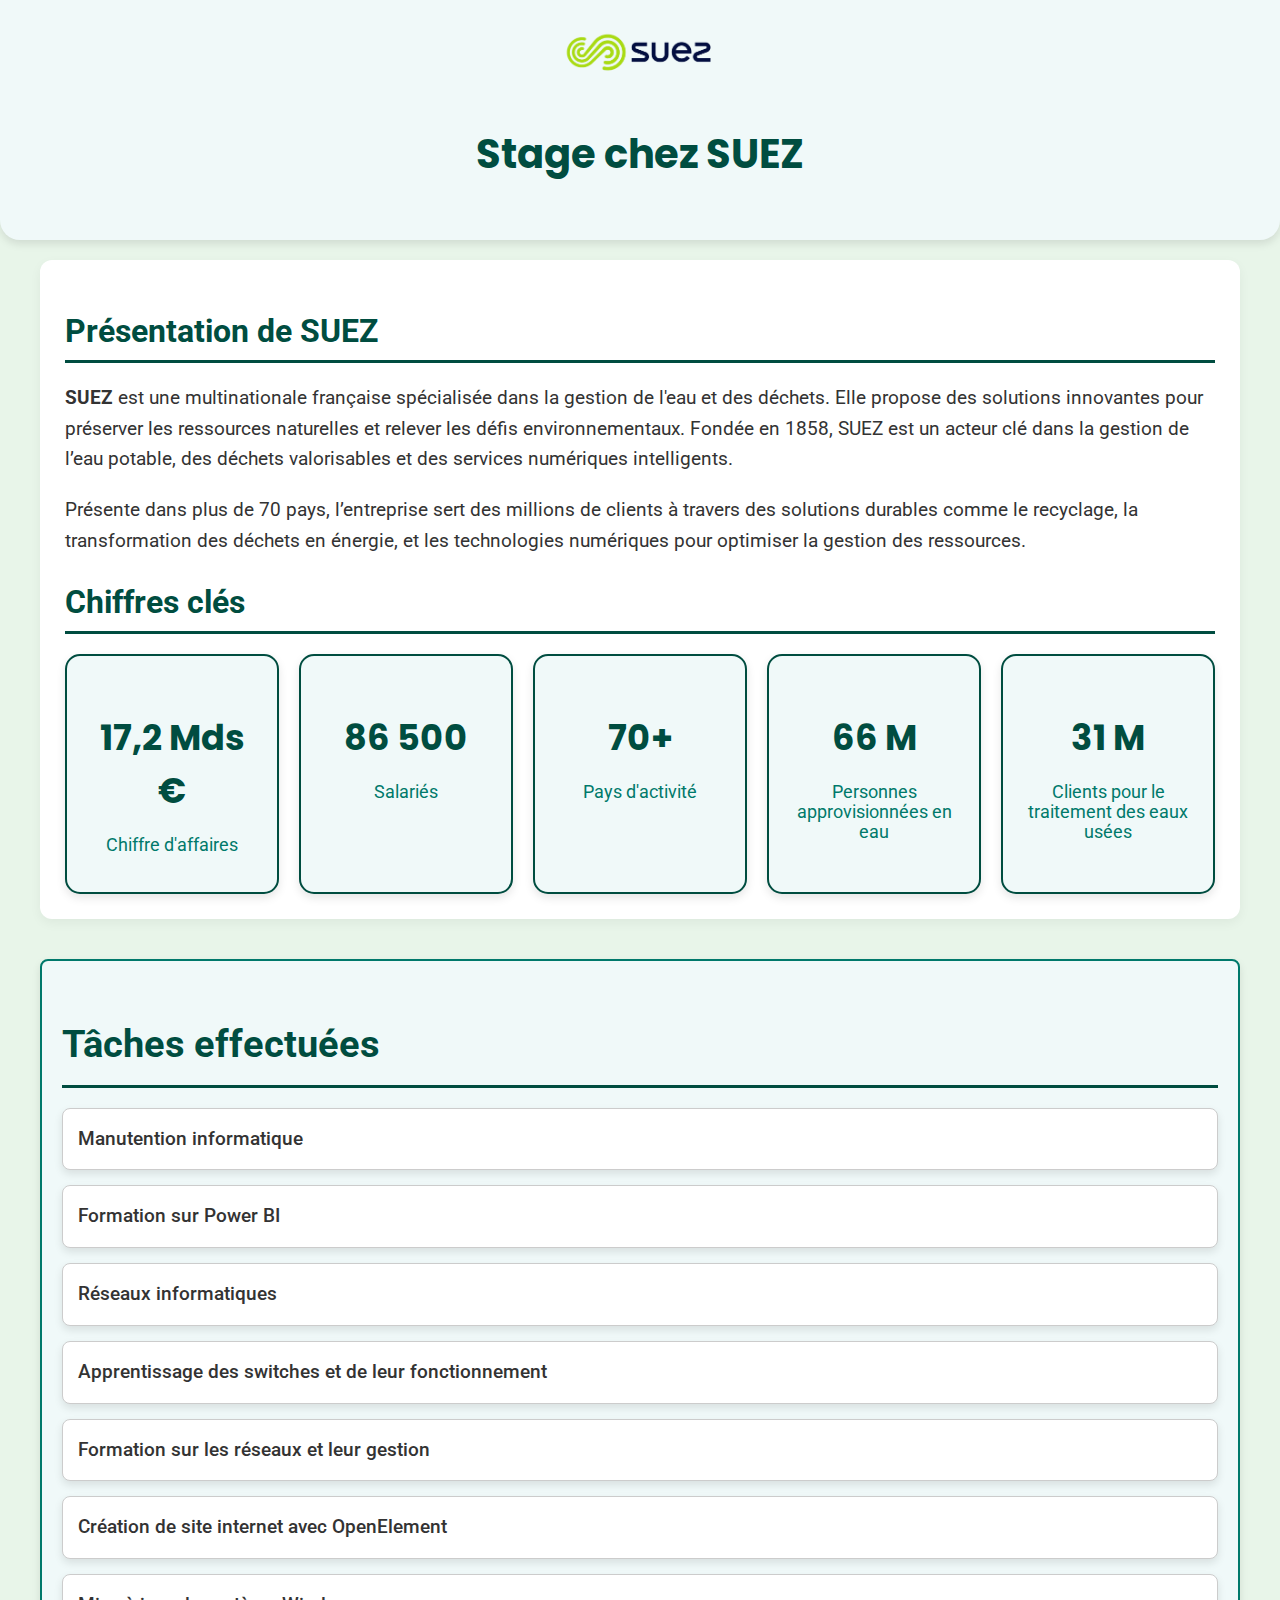
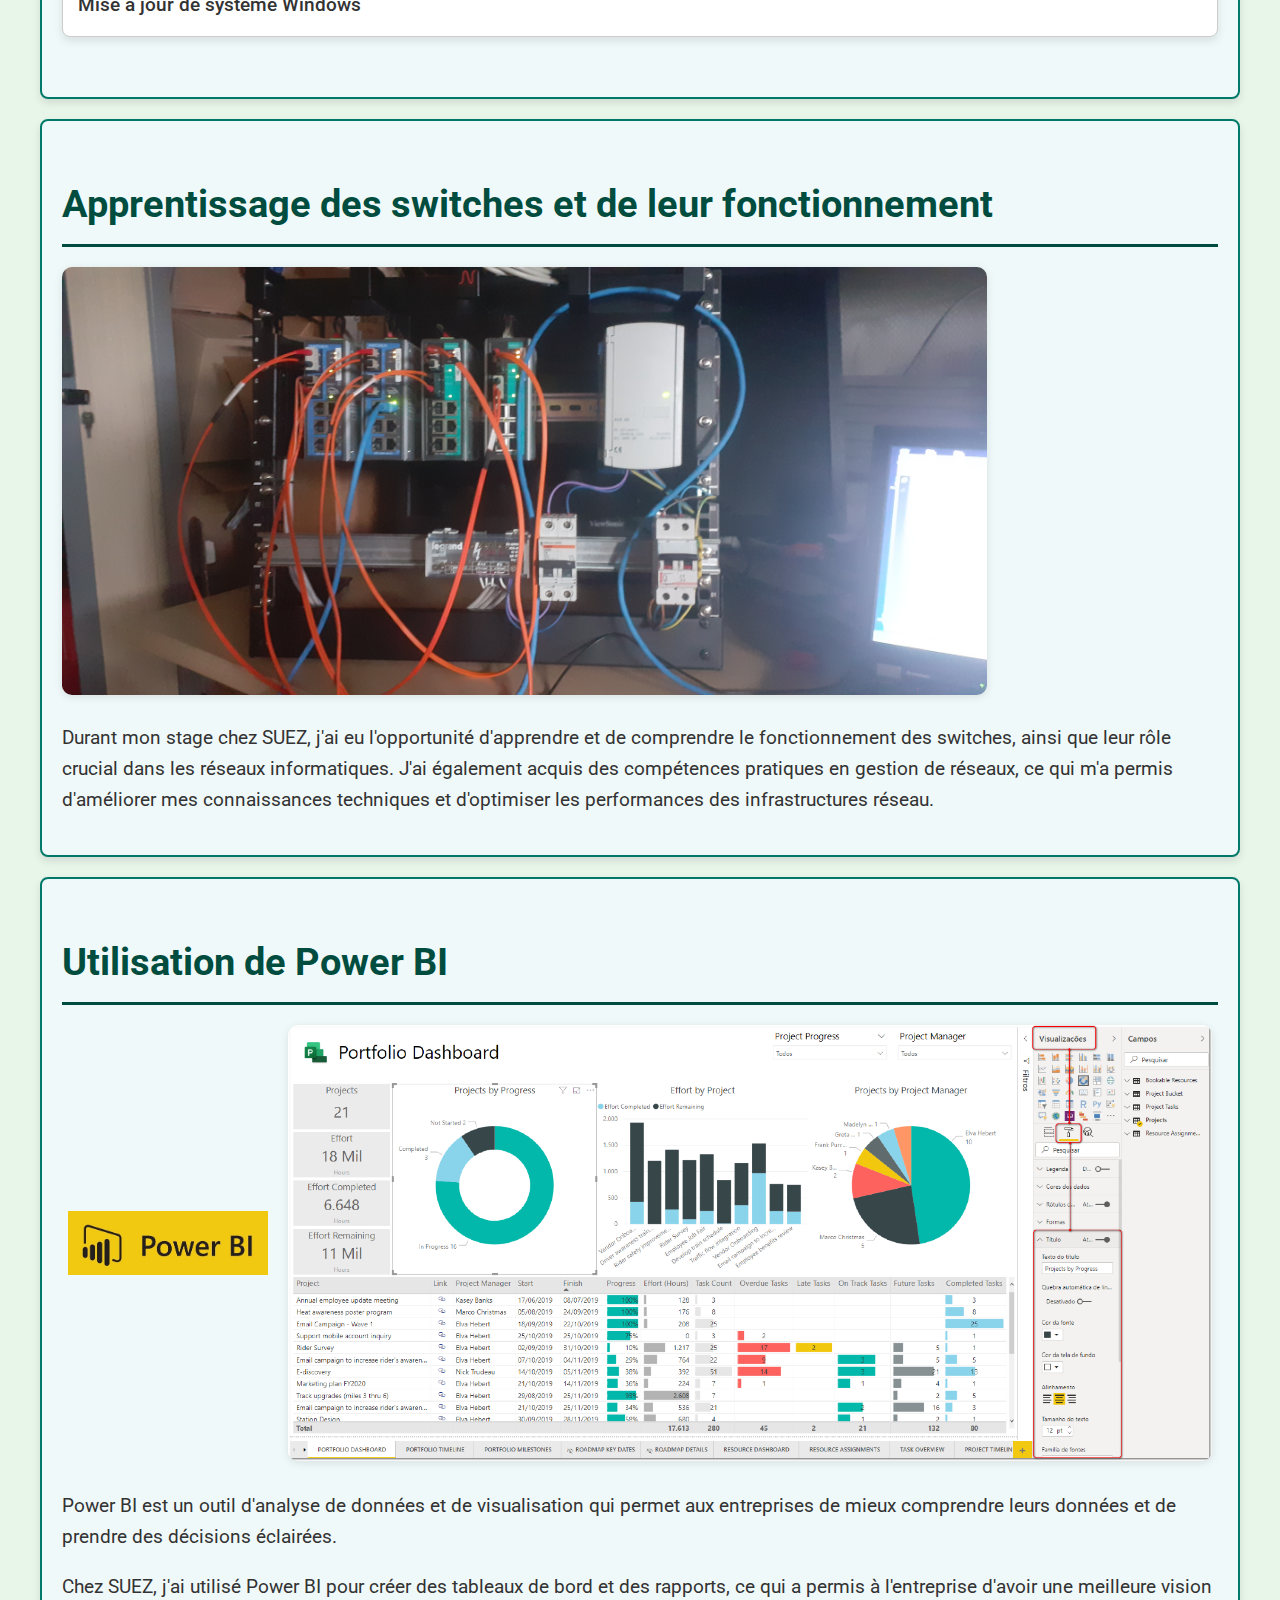
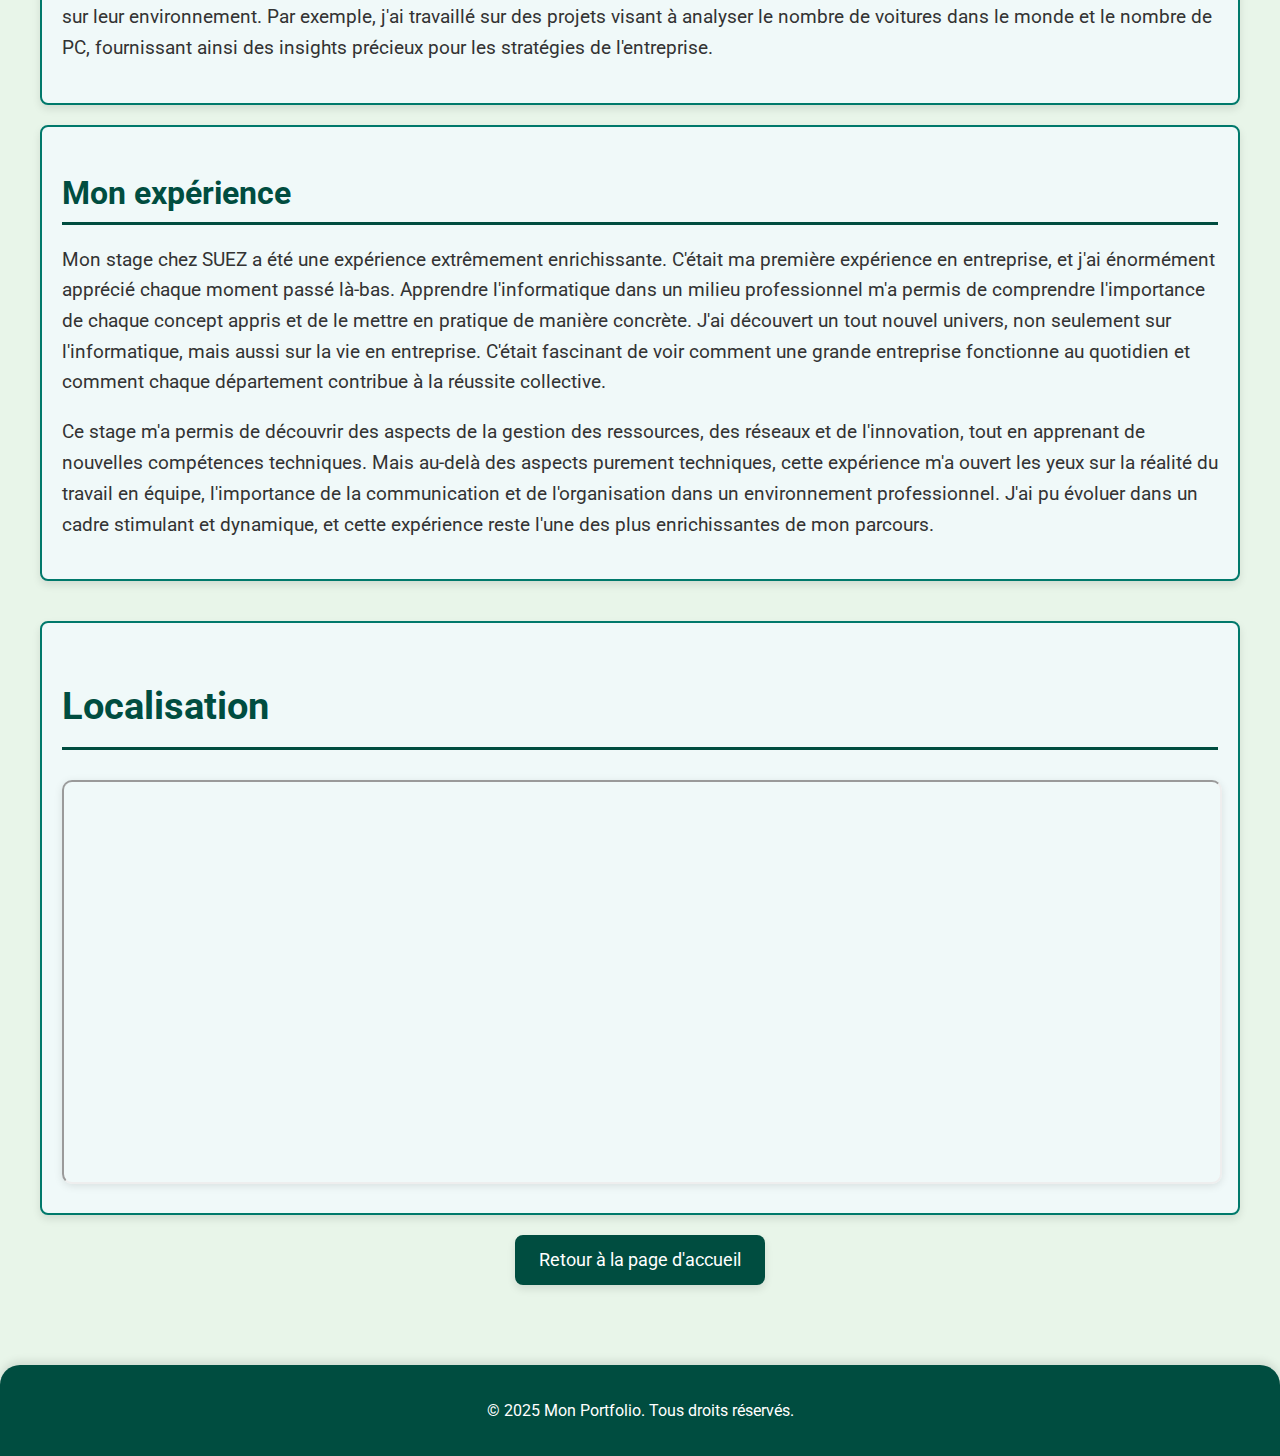
<file: stage-suez.html>
<!DOCTYPE html>
<html lang="fr">
<head>
    <meta charset="UTF-8">
    <meta name="viewport" content="width=device-width, initial-scale=1.0">
    <title>Stage chez SUEZ</title>
    <link href="https://fonts.googleapis.com/css2?family=Roboto:wght@300;400;700&family=Poppins:wght@600&display=swap" rel="stylesheet">
    <style>
/* Style global */
body {
    font-family: 'Roboto', sans-serif;
    background-color: #e8f5e9; /* Vert pâle */
    margin: 0;
    padding: 0;
    color: #333333; /* Couleur de texte neutre */
}

a {
    text-decoration: none;
    color: inherit;
}

/* Header */
.header {
    background-color: #f0f9f9; /* Vert clair comme les cases */
    color: #004d40; /* Vert foncé pour le texte */
    padding: 30px 20px;
    text-align: center;
    border-bottom-left-radius: 20px;
    border-bottom-right-radius: 20px;
    box-shadow: 0 4px 8px rgba(0, 0, 0, 0.1);
}

.header img {
    width: 160px; /* Ajustement de la taille du logo */
    margin-bottom: 15px;
}

.header h1 {
    font-family: 'Poppins', sans-serif;
    font-size: 2.5em;
}

/* Container principal */
.container {
    padding: 20px;
    max-width: 1200px;
    margin: 0 auto;
}

.content {
    background-color: white; /* Garde le fond des sections en blanc */
    border-radius: 12px;
    box-shadow: 0 4px 12px rgba(0, 0, 0, 0.05);
    padding: 25px;
    margin-bottom: 40px;
}

/* Titres des sections */
h2.section-title {
    font-size: 2em;
    color: #004d40; /* Vert foncé pour correspondre au vert des cases */
    border-bottom: 3px solid #004d40;
    padding-bottom: 10px;
    margin-bottom: 20px;
}

/* Listes */
ul {
    list-style: disc inside;
    padding-left: 20px;
}

ul li {
    margin-bottom: 12px;
}

/* Section des cartes */
.cards-container {
    display: flex;
    gap: 20px;
    justify-content: flex-start;
    margin-bottom: 40px;
}

.card {
    background-color: #f0f9f9; /* Vert clair comme les cases */
    color: #004d40; /* Vert foncé pour le texte */
    border-radius: 10px;
    box-shadow: 0 4px 8px rgba(0, 0, 0, 0.1);
    padding: 20px;
    text-align: center;
    width: 280px; /* Largeur ajustée */
    transition: transform 0.3s ease, box-shadow 0.3s ease;
}

.card:hover {
    transform: scale(1.05);
    box-shadow: 0 6px 12px rgba(0, 0, 0, 0.15);
}

.card h3 {
    margin: 10px 0;
    font-size: 1.4em;
    font-family: 'Poppins', sans-serif;
}

.card p {
    margin: 0;
    font-size: 1.2em;
    font-weight: bold;
}

/* Images */
.image-container {
    display: flex;
    justify-content: center;
    align-items: center;
    gap: 20px;
    margin-bottom: 30px;
}

.switch-image,
.powerbi-image {
    border-radius: 10px;
    width: 80%; /* Ajustement automatique */
    height: auto;
    box-shadow: 0 2px 8px rgba(0, 0, 0, 0.1);
}

.logo-powerbi {
    width: 200px;
    height: auto;
}

/* Carte Google Map */
.map-container {
    margin-top: 30px;
    text-align: center;
}

iframe {
    width: 100%;
    height: 400px;
    border-radius: 10px;
    box-shadow: 0 2px 8px rgba(0, 0, 0, 0.1);
}

/* Bouton de retour */
.back-button {
    display: block;
    width: 220px;
    margin: 20px auto;
    padding: 15px;
    background-color: #004d40; /* Vert foncé */
    color: white;
    text-align: center;
    border-radius: 8px;
    font-size: 1.1em;
    box-shadow: 0 4px 8px rgba(0, 0, 0, 0.1);
    transition: background-color 0.3s ease, transform 0.3s ease;
}

.back-button:hover {
    background-color: #003d33; /* Plus foncé au survol */
    transform: scale(1.05);
}

/* Footer */
footer {
    text-align: center;
    padding: 20px;
    background-color: #004d40; /* Vert foncé */
    color: white;
    margin-top: 40px;
    border-top-left-radius: 20px;
    border-top-right-radius: 20px;
    box-shadow: 0 -4px 8px rgba(0, 0, 0, 0.1);
}

/* Responsive design */
@media screen and (max-width: 768px) {
    .cards-container {
        flex-direction: column;
        align-items: center;
    }

    .card {
        width: 90%;
    }

    .image-container {
        flex-direction: column;
    }

    iframe {
        height: 300px;
    }

    .back-button {
        width: 200px;
    }
}

/* Conteneur des tâches */
.tasks-list {
    display: flex;
    flex-direction: column; /* Une ligne par tâche */
    gap: 15px; /* Espacement entre chaque ligne */
    margin-bottom: 40px; /* Espacement en bas de la section */
}

/* Style pour chaque tâche */
.task-item {
    background-color: #ffffff; /* Fond blanc */
    border: 1px solid #cccccc; /* Bordure légère */
    color: #333333; /* Couleur du texte sombre */
    padding: 15px; /* Espacement interne */
    border-radius: 8px; /* Bords arrondis */
    box-shadow: 0 4px 8px rgba(0, 0, 0, 0.1); /* Ombre légère */
    font-size: 1em; /* Taille de texte lisible */
    font-weight: 500; /* Texte légèrement gras */
    text-align: left; /* Alignement du texte à gauche */
    transition: transform 0.2s ease, box-shadow 0.2s ease;
}

/* Effet au survol */
.task-item:hover {
    transform: translateY(-5px); /* Légère élévation */
    box-shadow: 0 6px 12px rgba(0, 0, 0, 0.2); /* Ombre plus marquée */
    border-color: #00796b; /* Bordure colorée */
}

/* Conteneur global */
.key-figures-container {
    display: grid;
    grid-template-columns: repeat(auto-fit, minmax(200px, 1fr));
    gap: 20px;
    margin-top: 20px;
}

/* Style des cases */
.key-figure {
    background-color: #f0f9f9; /* Vert clair comme les cases */
    border: 2px solid #004d40; /* Bordure plus foncée */
    border-radius: 15px;
    padding: 20px;
    text-align: center;
    box-shadow: 0 4px 10px rgba(0, 0, 0, 0.1);
    transition: transform 0.3s ease, box-shadow 0.3s ease;
}

.key-figure:hover {
    transform: scale(1.05);
    box-shadow: 0 6px 15px rgba(0, 0, 0, 0.2);
}

/* Titre des chiffres */
.key-figure h3 {
    font-size: 2.2em;
    margin-bottom: 10px;
    color: #004d40; /* Vert foncé */
    font-family: 'Poppins', sans-serif;
}

/* Description sous les chiffres */
.key-figure p {
    font-size: 1.1em;
    color: #00796b; /* Vert plus doux pour le texte */
    font-family: 'Roboto', sans-serif;
}


/* Encadrer chaque section */
.section-box {
    border: 2px solid #00796b; /* Bordure de couleur verte */
    border-radius: 8px; /* Coins arrondis */
    padding: 20px; /* Espace interne */
    margin-bottom: 40px; /* Espacement en bas de chaque section */
    background-color: #f0f9f9; /* Fond clair pour les sections */
    box-shadow: 0 4px 8px rgba(0, 0, 0, 0.1); /* Ombre douce */
}

.section-box {
    font-family: 'Roboto', sans-serif;
    font-size: 1.2em; /* Taille de police ajustée */
    color: #333333;
    line-height: 1.6;
    margin-bottom: 20px;
}



/* Section Mon expérience */
.experience-section {
    border: 2px solid #00796b; /* Bordure verte */
    border-radius: 8px; /* Coins arrondis */
    padding: 20px; /* Espace interne */
    margin-bottom: 40px; /* Espacement en bas de la section */
    background-color: #f0f9f9; /* Fond clair */
    box-shadow: 0 4px 8px rgba(0, 0, 0, 0.1); /* Ombre douce */
}

.experience-section h2 {
    font-size: 2em;
    color: #004d40;
    margin-bottom: 20px;
}

.experience-section p {
    font-size: 1.2em;
    color: #333;
    line-height: 1.6;
}

.intro-text {
    font-family: 'Roboto', sans-serif;
    font-size: 1.2em; /* Ajuste la taille de la police */
    color: #333333;
    line-height: 1.6;
    margin-bottom: 20px;
}



    </style>
</head>
<body>
    <div class="header">
        <img src="logo-suez.png" alt="Logo SUEZ">
        <h1>Stage chez SUEZ</h1>
    </div>

    <div class="container">
        <div class="content">
    <h2 class="section-title">Présentation de SUEZ</h2>

    <p class="intro-text">
    <strong>SUEZ</strong> est une multinationale française spécialisée dans la gestion de l'eau et des déchets. 
    Elle propose des solutions innovantes pour préserver les ressources naturelles et relever les défis 
    environnementaux. Fondée en 1858, SUEZ est un acteur clé dans la gestion de l’eau potable, des déchets 
    valorisables et des services numériques intelligents.
</p>
<p class="intro-text">
    Présente dans plus de 70 pays, l’entreprise sert des millions de clients à travers des solutions durables 
    comme le recyclage, la transformation des déchets en énergie, et les technologies numériques pour optimiser 
    la gestion des ressources.
</p>


    <h2 class="section-title">Chiffres clés</h2>
    <div class="key-figures-container">
        <div class="key-figure">
            <h3>17,2 Mds €</h3>
            <p>Chiffre d'affaires</p>
        </div>
        <div class="key-figure">
            <h3>86 500</h3>
            <p>Salariés</p>
        </div>
        <div class="key-figure">
            <h3>70+</h3>
            <p>Pays d'activité</p>
        </div>
        <div class="key-figure">
            <h3>66 M</h3>
            <p>Personnes approvisionnées en eau</p>
        </div>
        <div class="key-figure">
            <h3>31 M</h3>
            <p>Clients pour le traitement des eaux usées</p>
        </div>
    </div>
</div>


<!-- Section Tâches effectuées -->
<div class="section-box">
    <h2 class="section-title">Tâches effectuées</h2>
    <div class="tasks-list">
        <div class="task-item">Manutention informatique</div>
        <div class="task-item">Formation sur Power BI</div>
        <div class="task-item">Réseaux informatiques</div>
        <div class="task-item">Apprentissage des switches et de leur fonctionnement</div>
        <div class="task-item">Formation sur les réseaux et leur gestion</div>
        <div class="task-item">Création de site internet avec OpenElement</div>
        <div class="task-item">Mise à jour de système Windows</div>
    </div>
</div>

<!-- Section Apprentissage des switches et de leur fonctionnement -->
<div class="section-box">
    <h2 class="section-title">Apprentissage des switches et de leur fonctionnement</h2>
    <img src="image-suez-switch.jpg" alt="Image des switches" class="switch-image">
    <p>Durant mon stage chez SUEZ, j'ai eu l'opportunité d'apprendre et de comprendre le fonctionnement des switches, ainsi que leur rôle crucial dans les réseaux informatiques. J'ai également acquis des compétences pratiques en gestion de réseaux, ce qui m'a permis d'améliorer mes connaissances techniques et d'optimiser les performances des infrastructures réseau.</p>
</div>

<!-- Section Utilisation de Power BI -->
<div class="section-box">
    <h2 class="section-title">Utilisation de Power BI</h2>
    <div class="image-container">
        <img src="logo-powerbi.jpg" alt="Logo Power BI" class="logo-powerbi">
        <img src="image-powerbi.png" alt="Image Power BI" class="powerbi-image">
    </div>
    <p>Power BI est un outil d'analyse de données et de visualisation qui permet aux entreprises de mieux comprendre leurs données et de prendre des décisions éclairées.</p>
    <p>Chez SUEZ, j'ai utilisé Power BI pour créer des tableaux de bord et des rapports, ce qui a permis à l'entreprise d'avoir une meilleure vision sur leur environnement. Par exemple, j'ai travaillé sur des projets visant à analyser le nombre de voitures dans le monde et le nombre de PC, fournissant ainsi des insights précieux pour les stratégies de l'entreprise.</p>
</div>

<!-- Section Mon expérience -->
<div class="experience-section">
    <h2 class="section-title">Mon expérience</h2>
    <p>
        Mon stage chez SUEZ a été une expérience extrêmement enrichissante. C'était ma première expérience en entreprise, et j'ai énormément apprécié chaque moment passé là-bas. 
        Apprendre l'informatique dans un milieu professionnel m'a permis de comprendre l'importance de chaque concept appris et de le mettre en pratique de manière concrète. 
        J'ai découvert un tout nouvel univers, non seulement sur l'informatique, mais aussi sur la vie en entreprise. C'était fascinant de voir comment une grande entreprise fonctionne au quotidien et comment chaque département contribue à la réussite collective.
    </p>
    <p>
        Ce stage m'a permis de découvrir des aspects de la gestion des ressources, des réseaux et de l'innovation, tout en apprenant de nouvelles compétences techniques. Mais au-delà des aspects purement techniques, cette expérience m'a ouvert les yeux sur la réalité du travail en équipe, l'importance de la communication et de l'organisation dans un environnement professionnel. 
        J'ai pu évoluer dans un cadre stimulant et dynamique, et cette expérience reste l'une des plus enrichissantes de mon parcours.
    </p>
</div>


<!-- Section Localisation -->
<div class="section-box">
    <h2 class="section-title">Localisation</h2>
    <div class="map-container">
        <iframe 
            src="https://www.google.com/maps/embed?pb=!1m18!1m12!1m3!1d2612.731502615229!2d2.453281315675845!3d48.68424917926651!2m3!1f0!2f0!3f0!3m2!1i1024!2i768!4f13.1!3m3!1m2!1s0x47e676a81b571217%3A0x2b7d3f58058fc191!2s51%20Avenue%20de%20S%C3%A9nart%2C%2091230%20Montgeron%2C%20France!5e0!3m2!1sen!2sus!4v1641616649070!5m2!1sen!2sus"
            allowfullscreen="" 
            loading="lazy">
        </iframe>
    </div>
</div>

        <a href="index.html" class="back-button">Retour à la page d'accueil</a>
    </div>

    <footer>
        <p>© 2025 Mon Portfolio. Tous droits réservés.</p>
    </footer>

    <script>
        const counters = document.querySelectorAll('.counter');
        counters.forEach(counter => {
            const updateCounter = () => {
                const target = +counter.getAttribute('data-target');
                const count = +counter.innerText;
                const increment = target / 200;

                if (count < target) {
                    counter.innerText = Math.ceil(count + increment);
                    setTimeout(updateCounter, 1);
                } else {
                    counter.innerText = target.toLocaleString();
                }
            };
            updateCounter();
        });
    </script>
</body>
</html>
</file>
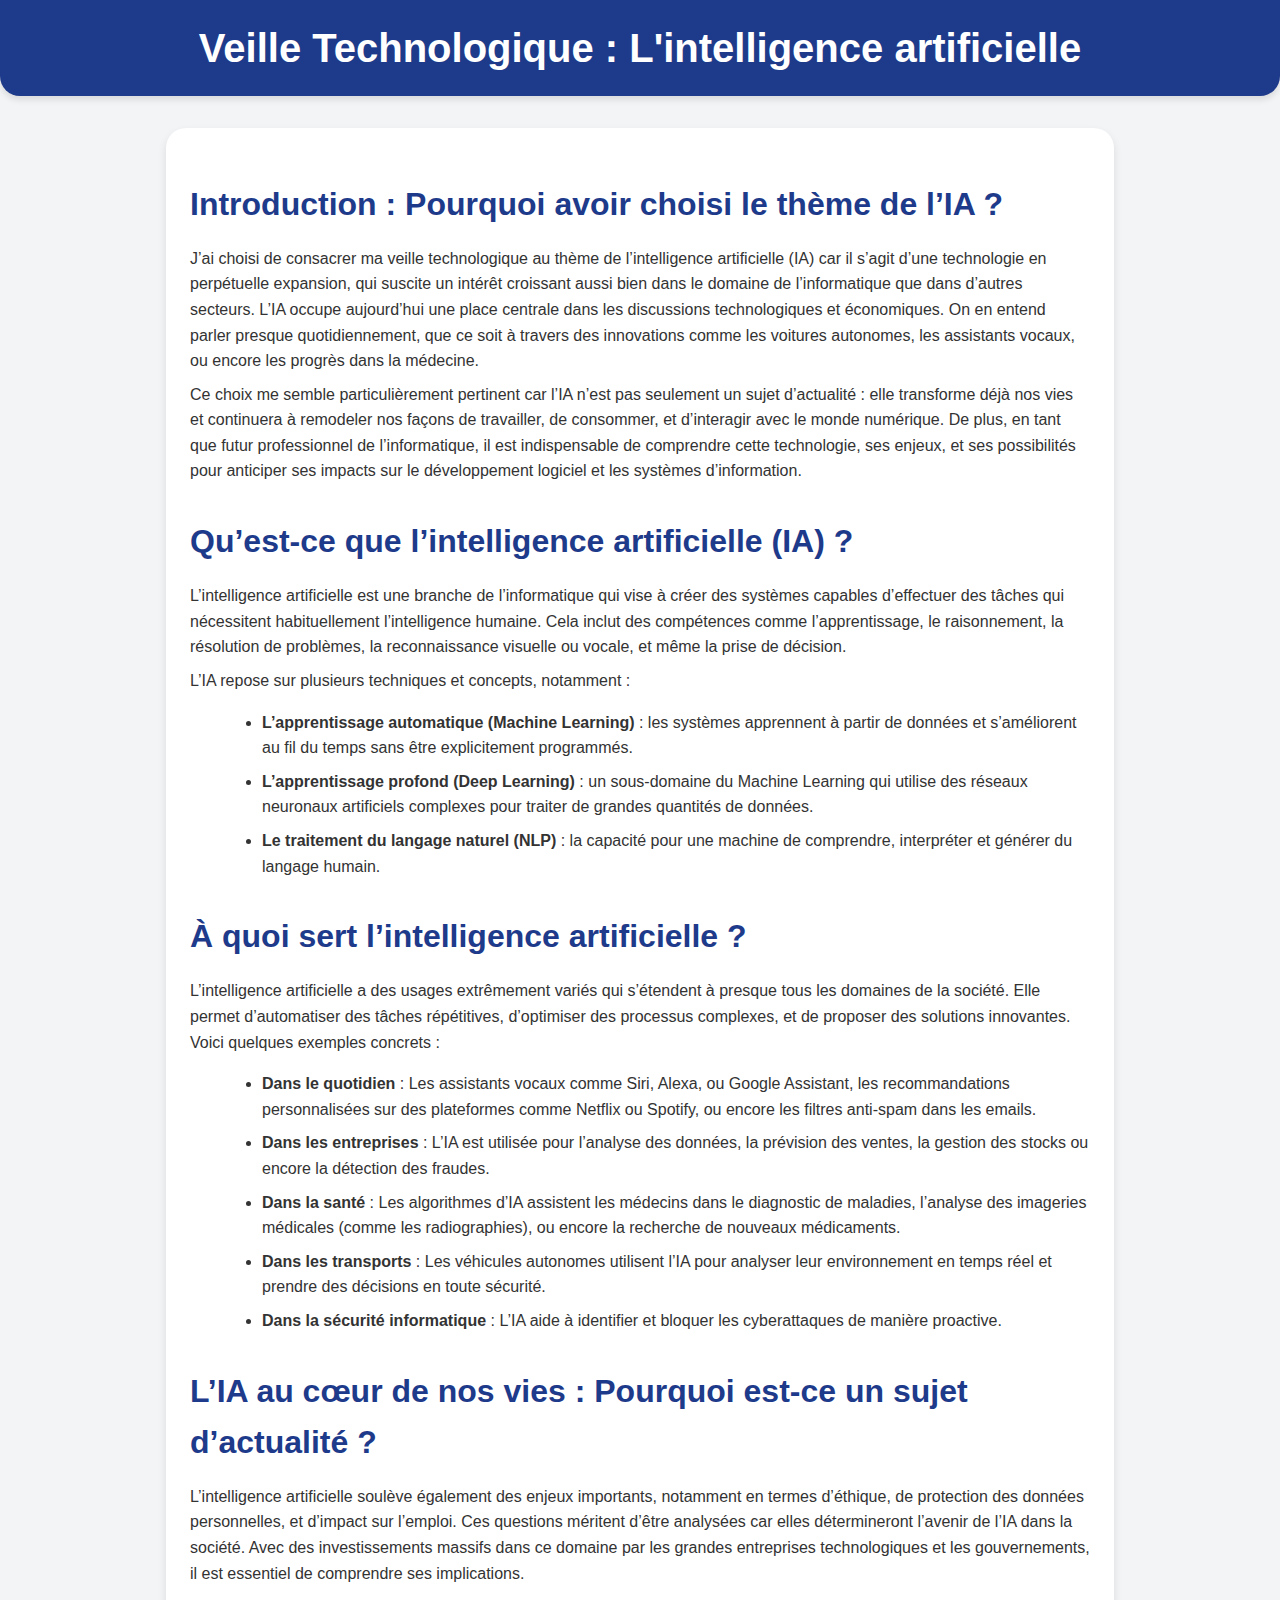
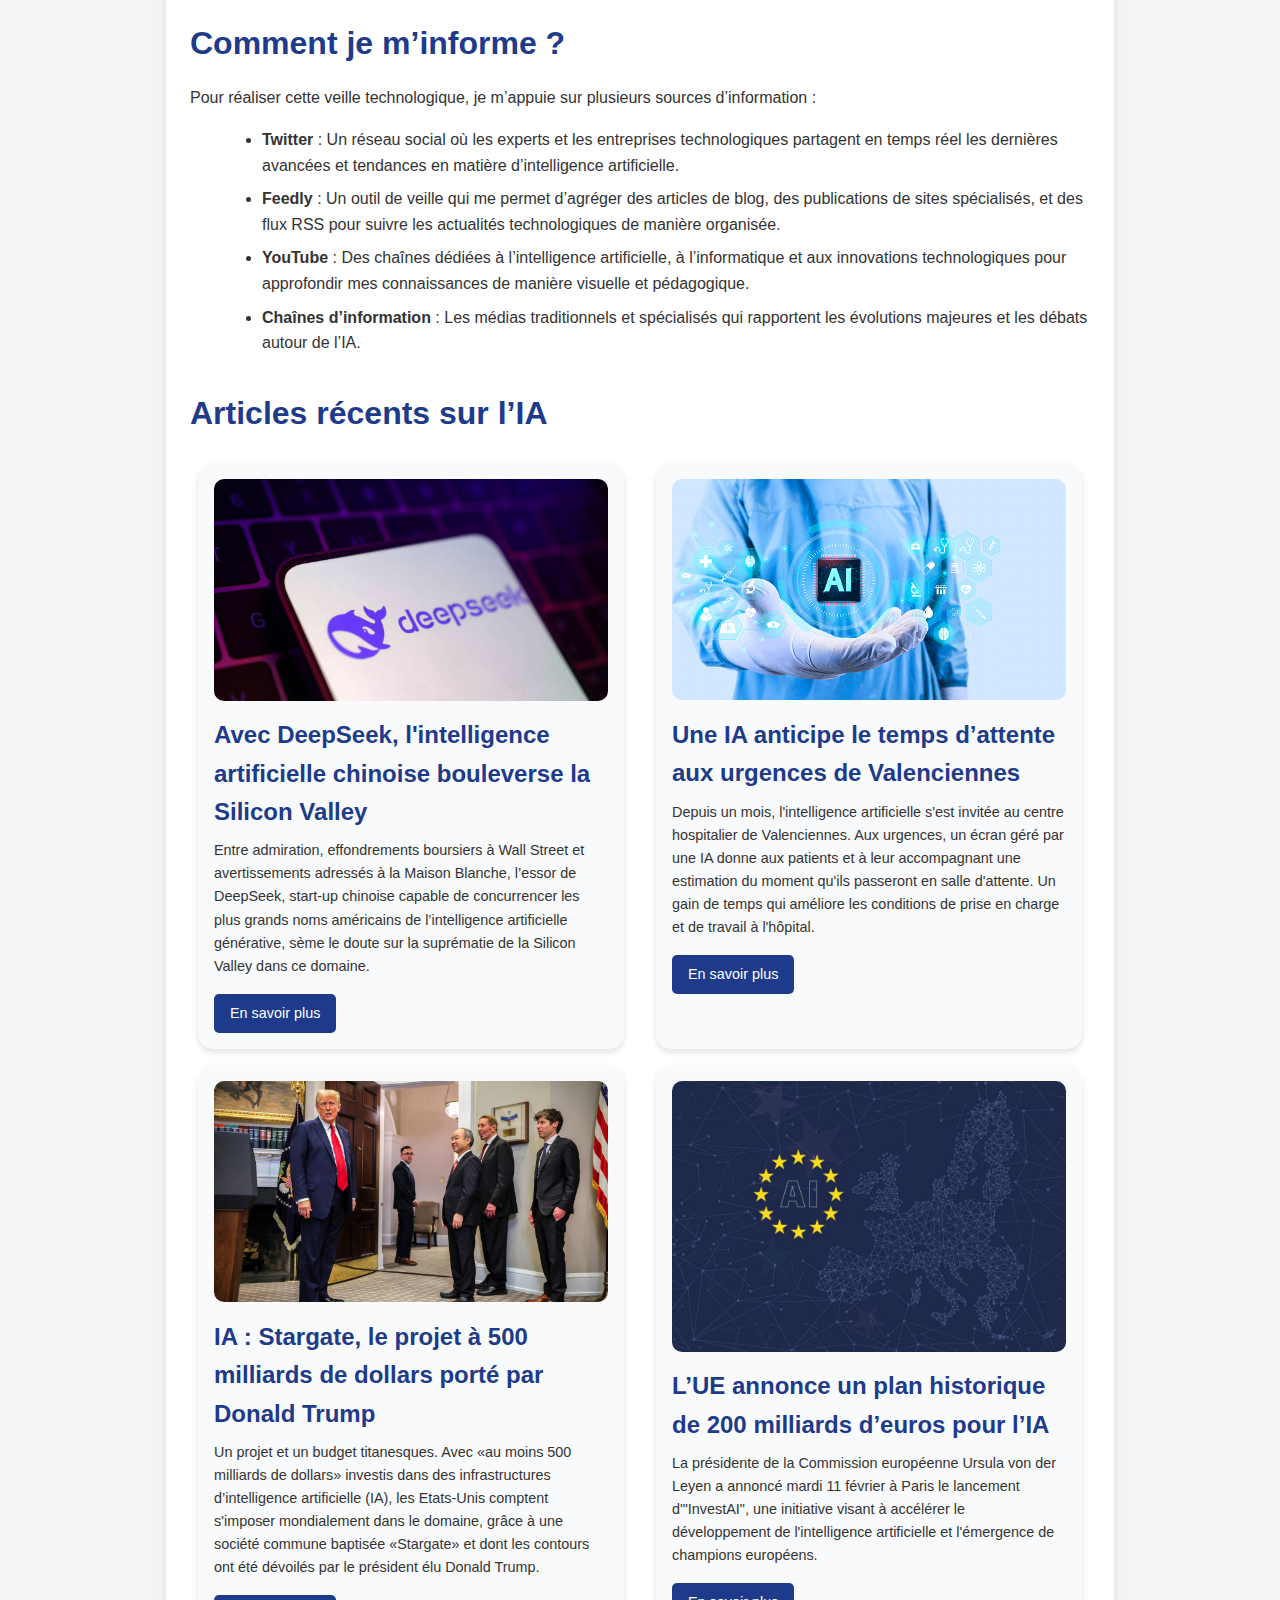
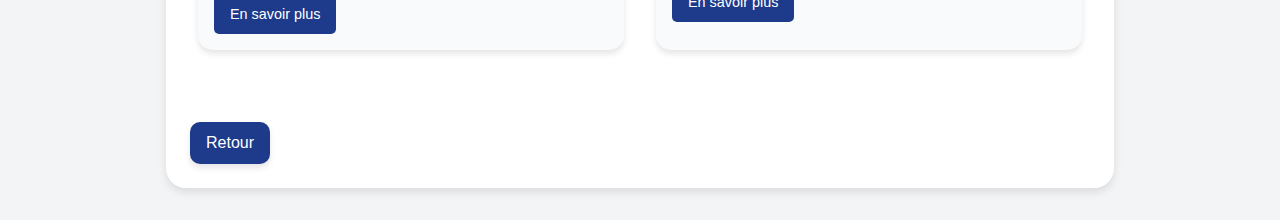
<file: veille-techno.html>
<!DOCTYPE html>
<html lang="fr">
<head>
    <meta charset="UTF-8">
    <meta name="viewport" content="width=device-width, initial-scale=1.0">
    <title>Veille Technologique : L'intelligence artificielle</title>
    <style>
        body {
            font-family: 'Arial', sans-serif;
            line-height: 1.6;
            margin: 0;
            padding: 0;
            background: #f3f4f6;
            color: #333;
        }

        header {
            background: #1e3a8a;
            color: white;
            padding: 1rem 0;
            text-align: center;
            box-shadow: 0 4px 6px rgba(0, 0, 0, 0.1);
            border-radius: 0 0 20px 20px;
        }

        header h1 {
            margin: 0;
            font-size: 2.5rem;
        }

        main {
            max-width: 900px;
            margin: 2rem auto;
            padding: 1.5rem;
            background: white;
            border-radius: 20px;
            box-shadow: 0 4px 8px rgba(0, 0, 0, 0.1);
        }

        section {
            margin-bottom: 2rem;
        }

        h2 {
            font-size: 2rem;
            color: #1e3a8a;
            margin-bottom: 1rem;
        }

        p {
            margin: 0.5rem 0;
        }

        ul {
            list-style-type: disc;
            margin-left: 2rem;
        }

        ul li {
            margin: 0.5rem 0;
        }

        .back-button {
            display: inline-block;
            margin-top: 2rem;
            padding: 0.5rem 1rem;
            background: #1e3a8a;
            color: white;
            text-decoration: none;
            border-radius: 10px;
            box-shadow: 0 4px 6px rgba(0, 0, 0, 0.1);
        }

        .back-button:hover {
            background: #142b63;
        }

        .article-card {
            display: inline-block;
            width: calc(50% - 1rem);
            margin: 0.5rem;
            padding: 1rem;
            background: #f9fafb;
            border-radius: 15px;
            box-shadow: 0 4px 6px rgba(0, 0, 0, 0.1);
            vertical-align: top;
        }

        .article-card img {
            width: 100%;
            border-radius: 10px;
        }

        .article-card h3 {
            font-size: 1.5rem;
            margin: 0.5rem 0;
            color: #1e3a8a;
        }

        .article-card p {
            font-size: 0.9rem;
            margin: 0.5rem 0;
        }

        .article-card a {
            display: inline-block;
            margin-top: 0.5rem;
            padding: 0.5rem 1rem;
            background: #1e3a8a;
            color: white;
            text-decoration: none;
            border-radius: 5px;
            font-size: 0.9rem;
            text-align: center;
        }

        .article-card a:hover {
            background: #142b63;
        }

        @media (max-width: 768px) {
            header h1 {
                font-size: 2rem;
            }

            main {
                margin: 1rem;
                padding: 1rem;
            }

            h2 {
                font-size: 1.5rem;
            }

            .article-card {
                width: 100%;
            }
        }
    </style>
</head>
<body>
    <header>
        <h1>Veille Technologique : L'intelligence artificielle</h1>
    </header>

    <main>
        <section>
            <h2>Introduction : Pourquoi avoir choisi le thème de l’IA ?</h2>
            <p>J’ai choisi de consacrer ma veille technologique au thème de l’intelligence artificielle (IA) car il s’agit d’une technologie en perpétuelle expansion, qui suscite un intérêt croissant aussi bien dans le domaine de l’informatique que dans d’autres secteurs. L’IA occupe aujourd’hui une place centrale dans les discussions technologiques et économiques. On en entend parler presque quotidiennement, que ce soit à travers des innovations comme les voitures autonomes, les assistants vocaux, ou encore les progrès dans la médecine.</p>
            <p>Ce choix me semble particulièrement pertinent car l’IA n’est pas seulement un sujet d’actualité : elle transforme déjà nos vies et continuera à remodeler nos façons de travailler, de consommer, et d’interagir avec le monde numérique. De plus, en tant que futur professionnel de l’informatique, il est indispensable de comprendre cette technologie, ses enjeux, et ses possibilités pour anticiper ses impacts sur le développement logiciel et les systèmes d’information.</p>
        </section>

        <section>
            <h2>Qu’est-ce que l’intelligence artificielle (IA) ?</h2>
            <p>L’intelligence artificielle est une branche de l’informatique qui vise à créer des systèmes capables d’effectuer des tâches qui nécessitent habituellement l’intelligence humaine. Cela inclut des compétences comme l’apprentissage, le raisonnement, la résolution de problèmes, la reconnaissance visuelle ou vocale, et même la prise de décision.</p>
            <p>L’IA repose sur plusieurs techniques et concepts, notamment :</p>
            <ul>
                <li><strong>L’apprentissage automatique (Machine Learning)</strong> : les systèmes apprennent à partir de données et s’améliorent au fil du temps sans être explicitement programmés.</li>
                <li><strong>L’apprentissage profond (Deep Learning)</strong> : un sous-domaine du Machine Learning qui utilise des réseaux neuronaux artificiels complexes pour traiter de grandes quantités de données.</li>
                <li><strong>Le traitement du langage naturel (NLP)</strong> : la capacité pour une machine de comprendre, interpréter et générer du langage humain.</li>
            </ul>
        </section>

        <section>
            <h2>À quoi sert l’intelligence artificielle ?</h2>
            <p>L’intelligence artificielle a des usages extrêmement variés qui s’étendent à presque tous les domaines de la société. Elle permet d’automatiser des tâches répétitives, d’optimiser des processus complexes, et de proposer des solutions innovantes. Voici quelques exemples concrets :</p>
            <ul>
                <li><strong>Dans le quotidien</strong> : Les assistants vocaux comme Siri, Alexa, ou Google Assistant, les recommandations personnalisées sur des plateformes comme Netflix ou Spotify, ou encore les filtres anti-spam dans les emails.</li>
                <li><strong>Dans les entreprises</strong> : L’IA est utilisée pour l’analyse des données, la prévision des ventes, la gestion des stocks ou encore la détection des fraudes.</li>
                <li><strong>Dans la santé</strong> : Les algorithmes d’IA assistent les médecins dans le diagnostic de maladies, l’analyse des imageries médicales (comme les radiographies), ou encore la recherche de nouveaux médicaments.</li>
                <li><strong>Dans les transports</strong> : Les véhicules autonomes utilisent l’IA pour analyser leur environnement en temps réel et prendre des décisions en toute sécurité.</li>
                <li><strong>Dans la sécurité informatique</strong> : L’IA aide à identifier et bloquer les cyberattaques de manière proactive.</li>
            </ul>
        </section>

        <section>
            <h2>L’IA au cœur de nos vies : Pourquoi est-ce un sujet d’actualité ?</h2>
            <p>L’intelligence artificielle soulève également des enjeux importants, notamment en termes d’éthique, de protection des données personnelles, et d’impact sur l’emploi. Ces questions méritent d’être analysées car elles détermineront l’avenir de l’IA dans la société. Avec des investissements massifs dans ce domaine par les grandes entreprises technologiques et les gouvernements, il est essentiel de comprendre ses implications.</p>
        </section>

        <section>
            <h2>Comment je m’informe ?</h2>
            <p>Pour réaliser cette veille technologique, je m’appuie sur plusieurs sources d’information :</p>
            <ul>
                <li><strong>Twitter</strong> : Un réseau social où les experts et les entreprises technologiques partagent en temps réel les dernières avancées et tendances en matière d’intelligence artificielle.</li>
                <li><strong>Feedly</strong> : Un outil de veille qui me permet d’agréger des articles de blog, des publications de sites spécialisés, et des flux RSS pour suivre les actualités technologiques de manière organisée.</li>
                <li><strong>YouTube</strong> : Des chaînes dédiées à l’intelligence artificielle, à l’informatique et aux innovations technologiques pour approfondir mes connaissances de manière visuelle et pédagogique.</li>
                <li><strong>Chaînes d’information</strong> : Les médias traditionnels et spécialisés qui rapportent les évolutions majeures et les débats autour de l’IA.</li>
            </ul>
        </section>

    <section>
    <h2>Articles récents sur l’IA</h2>
    <div style="display: flex; justify-content: space-between; gap: 1rem;">
    <div class="article-card">
        <img src="image-deepseek.jpg" alt="DeepSeek">
        <h3>Avec DeepSeek, l'intelligence artificielle chinoise bouleverse la Silicon Valley</h3>
        <p>Entre admiration, effondrements boursiers à Wall Street et avertissements adressés à la Maison Blanche, l’essor de DeepSeek, start-up chinoise capable de concurrencer les plus grands noms américains de l’intelligence artificielle générative, sème le doute sur la suprématie de la Silicon Valley dans ce domaine.</p>
        <a href="https://www.france24.com/fr/%C3%A9co-tech/20250128-avec-deepseek-l-intelligence-artificielle-chinoise-bouleverse-la-silicon-valley" target="_blank">En savoir plus</a>
    </div>
    <div class="article-card">
        <img src="ia-hopital.png" alt="IA Hôpital">
        <h3>Une IA anticipe le temps d’attente aux urgences de Valenciennes</h3>
        <p>Depuis un mois, l'intelligence artificielle s'est invitée au centre hospitalier de Valenciennes. Aux urgences, un écran géré par une IA donne aux patients et à leur accompagnant une estimation du moment qu'ils passeront en salle d'attente. Un gain de temps qui améliore les conditions de prise en charge et de travail à l'hôpital.</p>
        <a href="https://france3-regions.francetvinfo.fr/hauts-de-france/nord-0/valenciennes/marre-de-patienter-deux-heures-aux-urgences-une-intelligence-artificielle-anticipe-le-temps-d-attente-a-l-hopital-de-valenciennes-3119491.html" target="_blank">En savoir plus</a>
    </div>
</div>

<div style="display: flex; justify-content: space-between; gap: 1rem;">
    <div class="article-card">
        <img src="image-stargate.jpg" alt="Stargate Project">
        <h3>IA : Stargate, le projet à 500 milliards de dollars porté par Donald Trump</h3>
        <p>Un projet et un budget titanesques. Avec «au moins 500 milliards de dollars» investis dans des infrastructures d’intelligence artificielle (IA), les Etats-Unis comptent s'imposer mondialement dans le domaine, grâce à une société commune baptisée «Stargate» et dont les contours ont été dévoilés par le président élu Donald Trump.</p>
        <a href="https://www.cnews.fr/monde/2025-01-26/intelligence-artificielle-tout-savoir-sur-le-mega-projet-stargate-500-milliards-de" target="_blank">En savoir plus</a>
    </div>
    <div class="article-card">
        <img src="ue-ia.jpg" alt="InvestAI - Plan IA UE">
        <h3>L’UE annonce un plan historique de 200 milliards d’euros pour l’IA</h3>
        <p>La présidente de la Commission européenne Ursula von der Leyen a annoncé mardi 11 février à Paris le lancement d'"InvestAI", une initiative visant à accélérer le développement de l'intelligence artificielle et l'émergence de champions européens.</p>
        <a href="https://www.touteleurope.eu/economie-et-social/l-ue-annonce-un-plan-historique-de-200-milliards-d-euros-pour-l-intelligence-artificielle/" target="_blank">En savoir plus</a>
    </div>
</div>


</section>
        <a href="index.html" class="back-button">Retour</a>
    </main>
</body>
</html>
</file>
<file: styles.css>
/* Styles généraux */
body {
    font-family: 'Roboto', sans-serif;
    background-color: #f3f7fa;
    margin: 0;
    padding: 0;
    color: #333;
}

.container {
    width: 85%;
    margin: auto;
}

header {
    background: linear-gradient(90deg, #0066cc, #003d99);
    color: #fff;
    padding: 20px;
    text-align: center;
    border-bottom-left-radius: 20px;
    border-bottom-right-radius: 20px;
}

header h1 {
    font-family: 'Poppins', sans-serif;
    font-size: 2.8em;
    margin: 0;
}

header p {
    margin: 5px 0 15px 0;
}

nav {
    display: flex;
    justify-content: center;
    gap: 15px;
}

nav a {
    color: #fff;
    text-decoration: none;
    font-weight: bold;
    background: rgba(255, 255, 255, 0.2);
    padding: 10px 20px;
    border-radius: 25px;
    transition: background 0.3s ease-in-out;
}

nav a:hover {
    background: rgba(255, 255, 255, 0.4);
}

.content {
    background: #fff;
    padding: 20px;
    margin-top: 20px;
    box-shadow: 0 4px 15px rgba(0, 0, 0, 0.1);
    border-radius: 15px;
}

h2 {
    font-family: 'Poppins', sans-serif;
    font-size: 2em;
    color: #0066cc;
    margin-bottom: 15px;
}

.section {
    margin-bottom: 20px;
    display: flex;
    align-items: flex-start;
    gap: 15px;
    flex-wrap: wrap;
}

.section img {
    width: 100px;
    height: 100px;
    object-fit: contain;
    margin-right: 15px;
    border-radius: 10px;
    box-shadow: 0 4px 10px rgba(0, 0, 0, 0.1);
}

.section .description {
    flex: 1;
    display: flex;
    flex-direction: column;
    justify-content: center;
}

ul {
    list-style: none;
    padding: 0;
}

li {
    margin: 10px 0;
    line-height: 1.6;
}

/* Section des compétences linguistiques */
.section {
    display: flex;
    justify-content: space-between; /* Espacement égal entre les éléments */
    flex-wrap: wrap; /* Pour permettre aux éléments de se replier sur plusieurs lignes si nécessaire */
    gap: 20px; /* Espacement entre les éléments */
    margin-top: 20px;
}

.language {
    text-align: center; /* Centre le contenu dans chaque élément */
    width: 100px; /* Largeur uniforme pour chaque élément */
}

.flag {
    width: 60px; /* Taille agrandie pour les drapeaux */
    height: 60px; /* Taille agrandie pour les drapeaux */
    object-fit: contain;
    border-radius: 5px; /* Coins arrondis */
    box-shadow: 0 4px 10px rgba(0, 0, 0, 0.1); /* Ombre légère */
    margin-bottom: 10px; /* Espacement sous les drapeaux */
}

.language-level {
    font-size: 1.2em; /* Taille du texte pour le niveau de la langue */
    color: #333; /* Couleur du texte */
    font-weight: bold;
}


.btn {
    display: inline-block;
    font-size: 18px;
    color: #fff;
    background-color: #0066cc;
    padding: 10px 20px;
    text-align: center;
    text-decoration: none;
    border-radius: 25px;
    transition: background-color 0.3s ease-in-out;
}

.btn:hover {
    background-color: #003d99;
}
 

.contact-info {
    text-align: center;
    margin-top: 20px;
}

.contact-info a {
    color: #0066cc;
    text-decoration: none;
}

/* Améliorations esthétiques générales */

.content {
    background: #fdfdfd;
    border: 1px solid #ddd;
    transition: transform 0.3s ease;
}

.content:hover {
    transform: translateY(-5px);
}

.section div {
    flex: 1;
}

h2 {
    position: relative;
    display: inline-block;
}

h2:after {
    content: '';
    display: block;
    width: 50px;
    height: 3px;
    background-color: #0066cc;
    margin-top: 5px;
    border-radius: 2px;
}

nav a.active {
    background: rgba(255, 255, 255, 0.4);
    font-style: italic;
}

.btn img {
    width: 20px;
    height: 20px;
    margin-left: 5px;
    vertical-align: middle;
}

/* Section "Projets Professionnels" */
.projects {
    display: flex;
    flex-wrap: wrap;
    gap: 20px;
}

.project-card {
    flex: 1 1 calc(50% - 20px);
    background: #fdfdfd;
    border: 1px solid #ddd;
    padding: 20px;
    border-radius: 10px;
    box-shadow: 0 4px 15px rgba(0, 0, 0, 0.1);
    transition: transform 0.3s ease, box-shadow 0.3s ease;
}

.project-card:hover {
    transform: translateY(-5px);
    box-shadow: 0 6px 20px rgba(0, 0, 0, 0.15);
}

.project-card h3 {
    font-family: 'Poppins', sans-serif;
    font-size: 1.5em;
    color: #333;
    margin-bottom: 10px;
}

.project-card p {
    font-size: 1em;
    line-height: 1.6;
    color: #666;
    margin: 10px 0;
}

.project-card ul {
    list-style: disc;
    margin: 15px 0 0 20px;
    color: #666;
}

.project-card ul li {
    font-size: 1em;
    margin-bottom: 8px;
}


.contact-form {
    display: flex;
    flex-direction: column;
    gap: 15px;
    margin-top: 20px;
}

.contact-form label {
    font-weight: bold;
    color: #333;
}

.contact-form input,
.contact-form textarea {
    width: 100%;
    padding: 10px;
    border: 1px solid #ccc;
    border-radius: 5px;
    font-size: 1em;
}

.contact-form button {
    align-self: center;
    width: 150px;
    background-color: #0066cc;
    color: #fff;
    border: none;
    border-radius: 25px;
    padding: 10px 15px;
    font-size: 1em;
    cursor: pointer;
    transition: background 0.3s ease;
}

.contact-form button:hover {
    background-color: #003d99;
}

footer {
    background: linear-gradient(90deg, #003d99, #0066cc);
    color: #fff;
    padding: 20px;
    text-align: center;
    border-top-left-radius: 20px;
    border-top-right-radius: 20px;
    box-shadow: 0 -4px 10px rgba(0, 0, 0, 0.1);
    margin-top: 20px;
}

footer p {
    margin: 5px 0;
}

footer a {
    color: #ffdd57;
    text-decoration: none;
}

footer a:hover {
    text-decoration: underline;
}

.welcome-header {
    background: linear-gradient(135deg, #00aaff, #0066cc); /* Couleurs dégradées bleues */
    color: white;
    padding: 60px 20px;
    text-align: center;
    border-bottom-left-radius: 20px;
    border-bottom-right-radius: 20px;
    box-shadow: 0 10px 20px rgba(0, 0, 0, 0.1);
}

.welcome-header h1 {
    font-family: 'Poppins', sans-serif;
    font-size: 3.5em;
    margin-bottom: 10px;
    text-shadow: 0 4px 10px rgba(0, 0, 0, 0.2);
}

.welcome-header h2 {
    font-family: 'Poppins', sans-serif;
    font-size: 2.5em;
    margin-bottom: 10px;
    color: #ffdd57; /* Couleur différente pour "Bienvenue sur mon portfolio" */
    text-shadow: 0 4px 10px rgba(0, 0, 0, 0.2);
}

.welcome-header p {
    font-size: 1.4em;
    margin-bottom: 20px;
    text-shadow: 0 2px 5px rgba(0, 0, 0, 0.2);
}

.welcome-header nav {
    display: flex;
    justify-content: center;
    gap: 20px; /* Augmente l'écart entre les liens */
}

.welcome-header nav a {
    color: #fff;
    text-decoration: none;
    font-weight: bold;
    background: rgba(255, 255, 255, 0.2);
    padding: 10px 20px;
    border-radius: 25px;
    transition: background 0.3s ease-in-out, transform 0.3s ease;
}

.welcome-header nav a:hover {
    background: rgba(255, 255, 255, 0.4);
    transform: scale(1.1); /* Ajoute un effet de zoom lors du survol */
}



.contact-info {
    text-align: center;
    margin-top: 20px;
}

.contact-info p {
    font-size: 1.2em;
    margin: 10px 0;
}

.contact-info a {
    color: #0066cc;
    text-decoration: none;
    font-weight: bold;
    transition: color 0.3s ease-in-out;
}

.contact-info a:hover {
    color: #003d99;
}

.contact-info li {
    margin: 10px 0;
}

/* Conteneur du bouton et du logo LinkedIn */
#download {
    display: flex;
    justify-content: flex-start; /* Aligner à gauche */
    align-items: center; /* Centrer verticalement */
    gap: 20px; /* Espacement entre le bouton et le logo */
    margin-top: 20px; /* Espacement au-dessus */
}

#download .linkedin-logo {
    width: 40px;  /* Taille carrée */
    height: 40px; /* Taille carrée */
    border-radius: 10px; /* Coins arrondis */
    object-fit: cover; /* Pour s'assurer que l'image couvre bien le carré */
    box-shadow: 0 4px 10px rgba(0, 0, 0, 0.1);
    transition: transform 0.3s ease;
}

#download .linkedin-logo:hover {
    transform: scale(1.1); /* Effet de zoom au survol */
}

#download a {
    display: inline-block;
}

/* Formation - informations une au-dessus des autres */
#formation .section {
    display: block; /* Chaque élément prend toute la largeur */
    margin-bottom: 20px;
}

#formation .section h3,
#formation .section p {
    margin-bottom: 10px;
    font-size: 1.2em;
}

/* Section "Expériences professionnelles" */
#experience .section {
    display: flex;
    justify-content: space-between; /* Alignement côte à côte avec espace entre les logos */
    flex-wrap: wrap;
    gap: 20px; /* Espacement entre les éléments */
}

#experience .section .company {
    display: flex;
    flex-direction: column; /* Alignement des éléments en colonne (logo en haut, nom en bas) */
    align-items: center; /* Centrer les éléments horizontalement */
    text-align: center;
}

#experience .section .company img {
    height: 60px; /* Hauteur uniforme pour tous les logos */
    object-fit: contain; /* Pour que l'image conserve son ratio */
    box-shadow: 0 4px 10px rgba(0, 0, 0, 0.1); /* Ombre pour l'effet de profondeur */
    transition: transform 0.3s ease;
}

/* Logo Crédit Agricole : carré */
#experience .section .company img[src*="ca-pfm"] {
    width: 60px; /* Taille carrée pour Crédit Agricole */
    border-radius: 15px; /* Coins arrondis */
}

/* Autres logos : rectangulaires */
#experience .section .company img:not([src*="ca-pfm"]) {
    width: auto; /* Largeur automatique pour les logos rectangulaires */
    max-width: 120px; /* Limiter la largeur pour éviter que les logos soient trop larges */
    border-radius: 15px; /* Coins arrondis */
}

/* Effet au survol */
#experience .section .company img:hover {
    transform: scale(1.1); /* Effet de zoom au survol */
}

#experience .section .company .company-name {
    font-size: 1.1em; /* Taille du texte pour les noms des entreprises */
    color: #333;
    margin-top: 10px; /* Espacement entre le logo et le nom */
}

#experience .section .company a {
    display: block; /* Assure que toute la zone du logo est cliquable */
    text-decoration: none; /* Supprime le soulignement du lien */
}

#experience .section .company a:hover img {
    transform: scale(1.05); /* Légère augmentation de la taille au survol */
    transition: transform 0.3s ease;
}

.specialties {
    display: flex; /* Les boutons sont alignés côte à côte */
    justify-content: center; /* Centre les boutons */
    gap: 40px; /* Espace entre les deux boutons */
    margin-top: 20px; /* Espace au-dessus des boutons */
}

.specialty-btn {
    padding: 20px 40px; /* Plus de taille pour les boutons */
    background-color: #0066cc; /* Couleur de fond */
    color: white; /* Texte blanc */
    font-size: 1.5em; /* Taille du texte plus grande */
    border: none; /* Retire les bordures */
    border-radius: 15px; /* Coins arrondis */
    box-shadow: 0 4px 10px rgba(0, 0, 0, 0.1); /* Légère ombre pour la profondeur */
    cursor: pointer; /* Curseur en main */
    transition: transform 0.3s ease, background-color 0.3s ease;
}

.specialty-btn:hover {
    background-color: #003d99; /* Couleur légèrement plus sombre au survol */
    transform: scale(1.05); /* Légère augmentation de taille */
}

.specialty-info {
    background: #f9f9f9; /* Fond clair */
    border: 1px solid #ddd; /* Bordure fine */
    border-radius: 15px; /* Coins arrondis */
    padding: 20px; /* Espacement interne */
    margin-top: 20px; /* Espace au-dessus de la section */
    box-shadow: 0 4px 10px rgba(0, 0, 0, 0.1); /* Légère ombre */
}

/* Conteneur de la liste des compétences */
.skills-list {
    display: flex; /* Aligner les éléments horizontalement */
    flex-wrap: wrap; /* Permet aux éléments de passer à la ligne suivante si l'espace est insuffisant */
    gap: 20px; /* Espacement entre chaque élément */
    justify-content: center; /* Centrer les éléments horizontalement */
    padding: 0;
    margin-top: 20px;
}

/* Style des éléments de la liste (les carrés) */
.skills-list li {
    background-color: #f9f9f9; /* Fond clair */
    padding: 20px; /* Espacement interne */
    border-radius: 15px; /* Coins arrondis */
    box-shadow: 0 4px 10px rgba(0, 0, 0, 0.1); /* Ombre douce */
    width: 250px; /* Largeur de chaque carré */
    text-align: center; /* Centrer le texte */
    font-size: 1.1em;
    color: #333; /* Couleur du texte */
    transition: transform 0.3s ease, box-shadow 0.3s ease;
}

/* Effet au survol de chaque carré */
.skills-list li:hover {
    transform: translateY(-5px); /* Légère remontée au survol */
    box-shadow: 0 6px 20px rgba(0, 0, 0, 0.15); /* Ombre plus marquée au survol */
}
</file>
